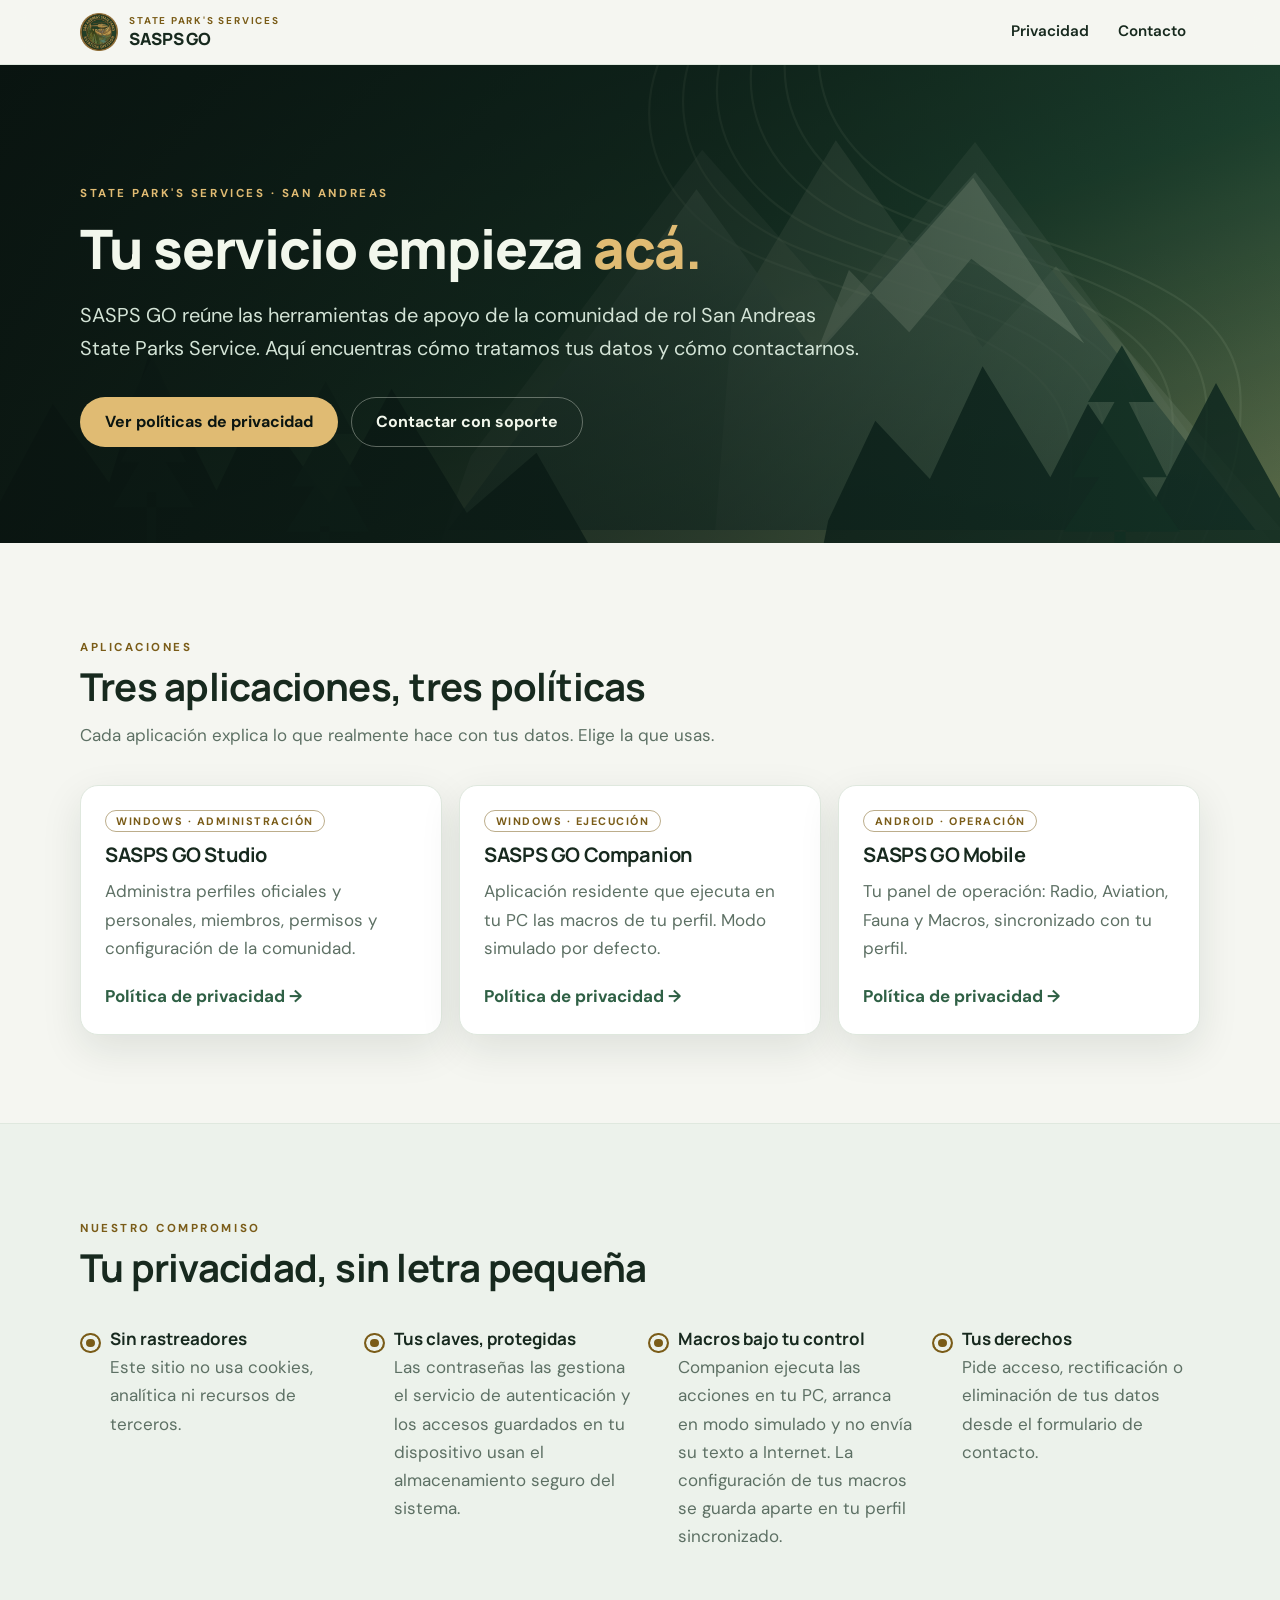
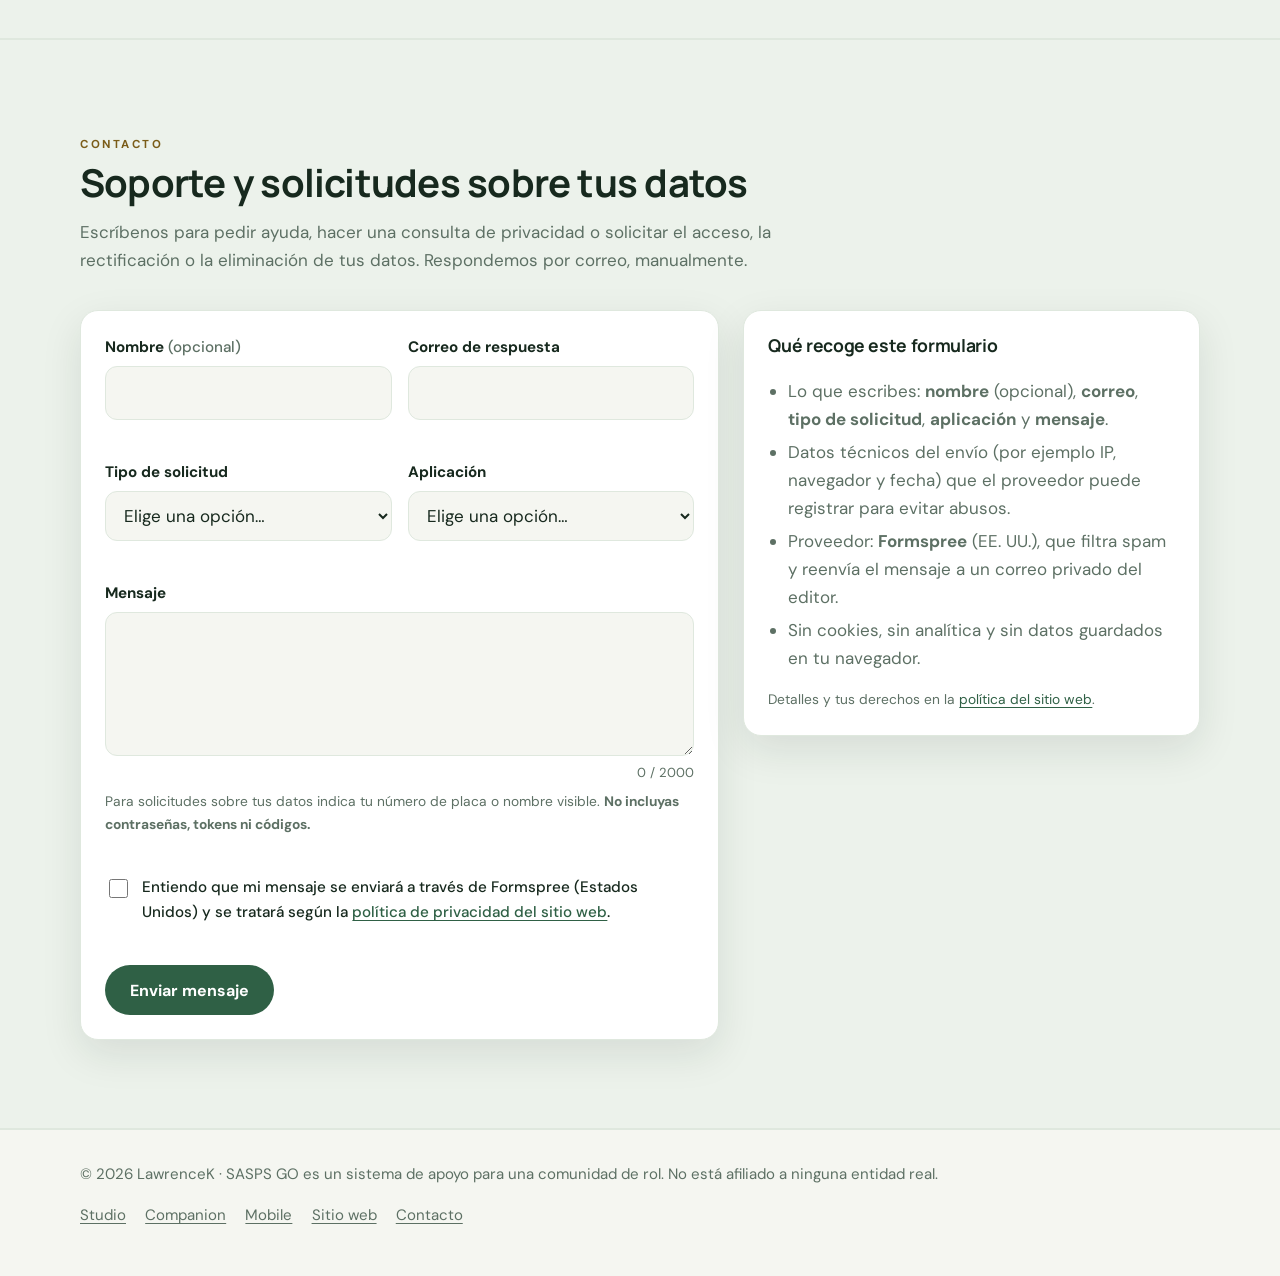
<file: index.html>
<!doctype html>
<html lang="es">
<head>
<meta charset="utf-8">
<meta name="viewport" content="width=device-width, initial-scale=1">
<title>SASPS GO — Privacidad y soporte</title>
<meta name="description" content="Políticas de privacidad y soporte de SASPS GO Studio, Companion y Mobile.">
<meta name="color-scheme" content="dark light">
<meta http-equiv="Content-Security-Policy" content="default-src 'self'; script-src 'self'; style-src 'self' 'unsafe-inline'; img-src 'self' data:; font-src 'self'; connect-src https://formspree.io; base-uri 'none'; form-action 'none'">
<meta name="theme-color" content="#0b1511">
<link rel="icon" href="./assets/emblem.png" type="image/png">
<link rel="stylesheet" href="./assets/style.css">
<link rel="preload" href="./assets/fonts/Manrope.ttf" as="font" type="font/ttf" crossorigin>
</head>
<body>
<a class="skip" href="#main">Saltar al contenido</a>
<header class="site-header"><div class="wrap">
  <a class="brand" href="./"><img src="./assets/emblem.png" alt="" width="38" height="38"><span><small>State Park's Services</small>SASPS GO</span></a>
  <nav class="nav" aria-label="Principal"><a href="./privacidad/">Privacidad</a><a href="./#contacto">Contacto</a></nav>
</div></header>
<main id="main">
<div class="hero"><div class="wrap">
  <span class="eyebrow">State Park's Services · San Andreas</span>
  <h1>Tu servicio empieza <span>acá.</span></h1>
  <p class="lead">SASPS GO reúne las herramientas de apoyo de la comunidad de rol San Andreas State Parks Service. Aquí encuentras cómo tratamos tus datos y cómo contactarnos.</p>
  <div class="cta"><a class="btn btn-primary" href="privacidad/">Ver políticas de privacidad</a><a class="btn btn-ghost" href="#contacto">Contactar con soporte</a></div>
</div></div>
<section><div class="wrap">
  <div class="section-head"><span class="eyebrow">Aplicaciones</span><h2>Tres aplicaciones, tres políticas</h2>
  <p>Cada aplicación explica lo que realmente hace con tus datos. Elige la que usas.</p></div>
  <div class="grid cols-3"><article class="card"><span class="tag">Windows · Administración</span><h3>SASPS GO Studio</h3><p>Administra perfiles oficiales y personales, miembros, permisos y configuración de la comunidad.</p><a class="more" href="privacidad/studio/">Política de privacidad</a></article><article class="card"><span class="tag">Windows · Ejecución</span><h3>SASPS GO Companion</h3><p>Aplicación residente que ejecuta en tu PC las macros de tu perfil. Modo simulado por defecto.</p><a class="more" href="privacidad/companion/">Política de privacidad</a></article><article class="card"><span class="tag">Android · Operación</span><h3>SASPS GO Mobile</h3><p>Tu panel de operación: Radio, Aviation, Fauna y Macros, sincronizado con tu perfil.</p><a class="more" href="privacidad/mobile/">Política de privacidad</a></article></div>
</div></section>
<section class="band"><div class="wrap">
  <div class="section-head"><span class="eyebrow">Nuestro compromiso</span><h2>Tu privacidad, sin letra pequeña</h2></div>
  <ul class="points">
    <li><strong>Sin rastreadores</strong>Este sitio no usa cookies, analítica ni recursos de terceros.</li>
    <li><strong>Tus claves, protegidas</strong>Las contraseñas las gestiona el servicio de autenticación y los accesos guardados en tu dispositivo usan el almacenamiento seguro del sistema.</li>
    <li><strong>Macros bajo tu control</strong>Companion ejecuta las acciones en tu PC, arranca en modo simulado y no envía su texto a Internet. La configuración de tus macros se guarda aparte en tu perfil sincronizado.</li>
    <li><strong>Tus derechos</strong>Pide acceso, rectificación o eliminación de tus datos desde el formulario de contacto.</li>
  </ul>
</div></section>

<section id="contacto" class="band">
<div class="wrap">
  <div class="section-head">
    <span class="eyebrow">Contacto</span>
    <h2>Soporte y solicitudes sobre tus datos</h2>
    <p>Escríbenos para pedir ayuda, hacer una consulta de privacidad o solicitar el acceso, la rectificación o la eliminación de tus datos. Respondemos por correo, manualmente.</p>
  </div>
  <div class="contact">
    <div>
      <div id="form-notice" class="notice" role="alert" hidden></div>
      <div id="form-done" class="notice ok" tabindex="-1" hidden>
        <strong>Mensaje enviado</strong>
        <span>Gracias. Lo recibimos y te responderemos al correo que indicaste. Para solicitudes sobre tus datos, podemos pedirte información adicional para verificar tu identidad.</span>
        <p style="margin:1rem 0 0"><button class="btn btn-solid" type="button" id="send-another">Enviar otro mensaje</button></p>
      </div>
      <form id="contact-form" class="card" novalidate autocomplete="on">
        <div class="row">
          <div class="field"><label for="name">Nombre <span class="opt">(opcional)</span></label>
            <input id="name" name="name" type="text" maxlength="80" autocomplete="name" aria-describedby="err-name"><p class="err" id="err-name"></p></div>
          <div class="field"><label for="email">Correo de respuesta</label>
            <input id="email" name="email" type="email" maxlength="254" autocomplete="email" inputmode="email" required aria-describedby="err-email"><p class="err" id="err-email"></p></div>
        </div>
        <div class="row">
          <div class="field"><label for="type">Tipo de solicitud</label>
            <select id="type" name="type" required aria-describedby="err-type"><option value="">Elige una opción…</option>
              <option value="soporte">Soporte técnico</option><option value="privacidad">Consulta de privacidad</option>
              <option value="acceso">Acceso a mis datos</option><option value="rectificacion">Rectificación de mis datos</option>
              <option value="eliminacion">Eliminación de mis datos</option><option value="otro">Otro</option></select><p class="err" id="err-type"></p></div>
          <div class="field"><label for="app">Aplicación</label>
            <select id="app" name="app" required aria-describedby="err-app"><option value="">Elige una opción…</option>
              <option value="studio">SASPS GO Studio</option><option value="companion">SASPS GO Companion</option>
              <option value="mobile">SASPS GO Mobile</option><option value="sitio">Este sitio web</option><option value="general">General</option></select><p class="err" id="err-app"></p></div>
        </div>
        <div class="field"><label for="message">Mensaje</label>
          <textarea id="message" name="message" maxlength="2000" required aria-describedby="err-message hint-message"></textarea>
          <div class="counter" id="msg-count" aria-hidden="true">0 / 2000</div>
          <p class="hint" id="hint-message">Para solicitudes sobre tus datos indica tu número de placa o nombre visible. <strong>No incluyas contraseñas, tokens ni códigos.</strong></p>
          <p class="err" id="err-message"></p></div>
        <div class="hp" aria-hidden="true"><label>No rellenar <input type="text" name="_gotcha" tabindex="-1" autocomplete="off"></label></div>
        <div class="field"><label class="check"><input type="checkbox" id="consent" name="consent" required aria-describedby="err-consent">
          <span>Entiendo que mi mensaje se enviará a través de Formspree (Estados Unidos) y se tratará según la <a href="./privacidad/sitio/">política de privacidad del sitio web</a>.</span></label><p class="err" id="err-consent"></p></div>
        <div><button class="btn btn-solid" type="submit" id="submit"><span class="spinner" id="submit-spinner" hidden></span><span id="submit-label">Enviar mensaje</span></button>
          <span id="form-status" class="hp" role="status" aria-live="polite"></span></div>
      </form>
    </div>
    <aside class="card side" aria-labelledby="side-h">
      <h3 id="side-h">Qué recoge este formulario</h3>
      <ul>
        <li>Lo que escribes: <strong>nombre</strong> (opcional), <strong>correo</strong>, <strong>tipo de solicitud</strong>, <strong>aplicación</strong> y <strong>mensaje</strong>.</li>
        <li>Datos técnicos del envío (por ejemplo IP, navegador y fecha) que el proveedor puede registrar para evitar abusos.</li>
        <li>Proveedor: <strong>Formspree</strong> (EE. UU.), que filtra spam y reenvía el mensaje a un correo privado del editor.</li>
        <li>Sin cookies, sin analítica y sin datos guardados en tu navegador.</li>
      </ul>
      <p class="hint">Detalles y tus derechos en la <a href="./privacidad/sitio/">política del sitio web</a>.</p>
    </aside>
  </div>
</div>
</section>

</main>
<footer><div class="wrap">
  <div>© 2026 LawrenceK · SASPS GO es un sistema de apoyo para una comunidad de rol. No está afiliado a ninguna entidad real.</div>
  <nav aria-label="Pie">
    <a href="./privacidad/studio/">Studio</a><a href="./privacidad/companion/">Companion</a>
    <a href="./privacidad/mobile/">Mobile</a><a href="./privacidad/sitio/">Sitio web</a><a href="./#contacto">Contacto</a>
  </nav>
</div></footer>
<script src="assets/config.js"></script>
<script src="assets/site.js" defer></script>
</body></html>
</file>
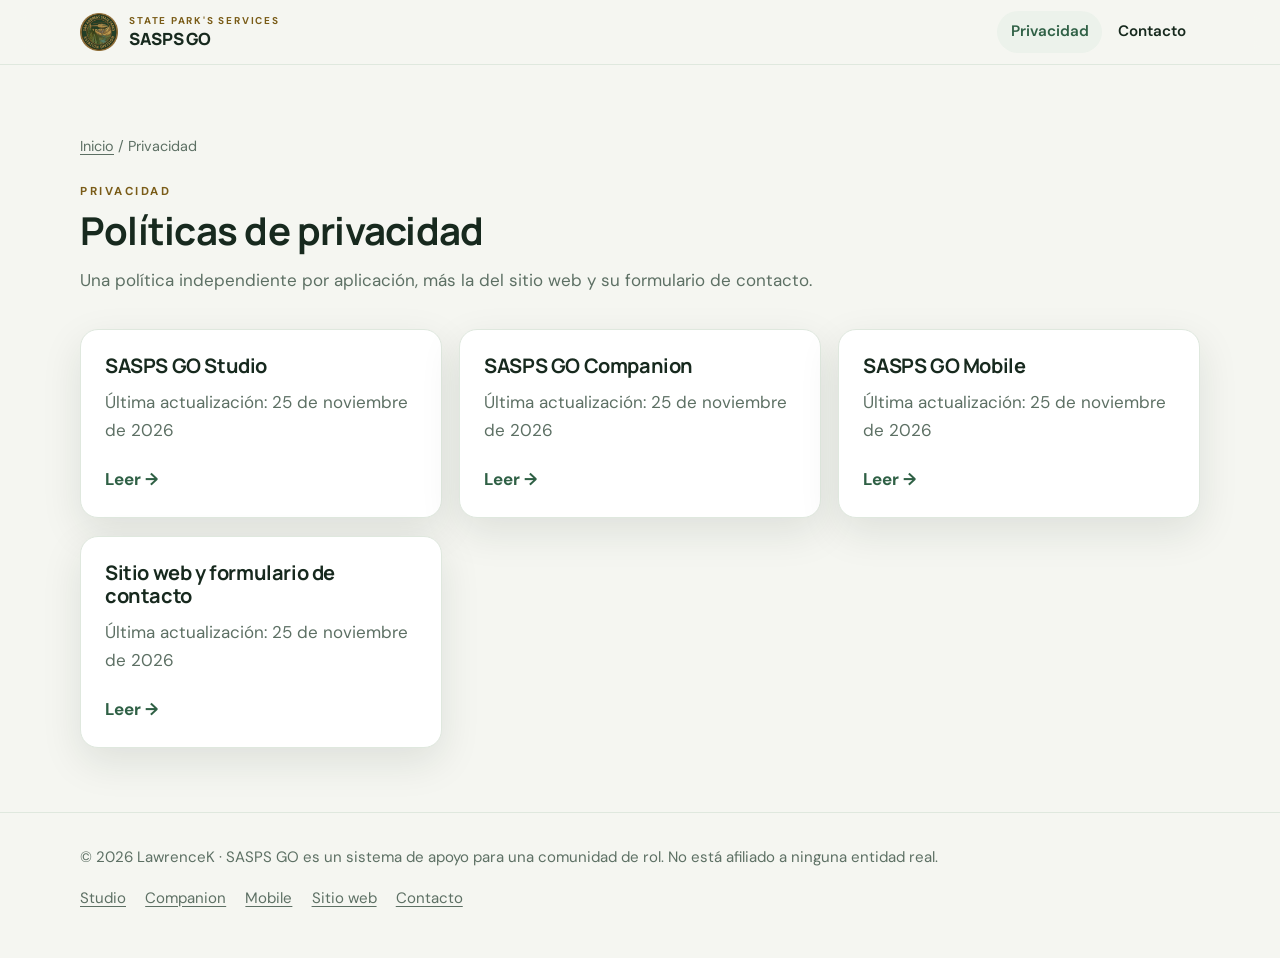
<file: privacidad/index.html>
<!doctype html>
<html lang="es">
<head>
<meta charset="utf-8">
<meta name="viewport" content="width=device-width, initial-scale=1">
<title>Políticas de privacidad — SASPS GO</title>
<meta name="description" content="Políticas de privacidad de SASPS GO Studio, Companion, Mobile y del sitio web.">
<meta name="color-scheme" content="dark light">
<meta http-equiv="Content-Security-Policy" content="default-src 'self'; script-src 'self'; style-src 'self' 'unsafe-inline'; img-src 'self' data:; font-src 'self'; connect-src https://formspree.io; base-uri 'none'; form-action 'none'">
<meta name="theme-color" content="#0b1511">
<link rel="icon" href="../assets/emblem.png" type="image/png">
<link rel="stylesheet" href="../assets/style.css">
<link rel="preload" href="../assets/fonts/Manrope.ttf" as="font" type="font/ttf" crossorigin>
</head>
<body>
<a class="skip" href="#main">Saltar al contenido</a>
<header class="site-header"><div class="wrap">
  <a class="brand" href="../"><img src="../assets/emblem.png" alt="" width="38" height="38"><span><small>State Park's Services</small>SASPS GO</span></a>
  <nav class="nav" aria-label="Principal"><a href="../privacidad/" aria-current="page">Privacidad</a><a href="../#contacto">Contacto</a></nav>
</div></header>
<main id="main">
<div class="wrap"><div class="doc" style="display:block"><p class="crumbs"><a href="../">Inicio</a> / Privacidad</p>
<div class="section-head" style="margin-top:1rem"><span class="eyebrow">Privacidad</span><h1>Políticas de privacidad</h1>
<p>Una política independiente por aplicación, más la del sitio web y su formulario de contacto.</p></div>
<div class="grid cols-2"><article class="card"><h2>SASPS GO Studio</h2><p>Última actualización: 25 de noviembre de 2026</p><a class="more" href="studio/">Leer</a></article><article class="card"><h2>SASPS GO Companion</h2><p>Última actualización: 25 de noviembre de 2026</p><a class="more" href="companion/">Leer</a></article><article class="card"><h2>SASPS GO Mobile</h2><p>Última actualización: 25 de noviembre de 2026</p><a class="more" href="mobile/">Leer</a></article><article class="card"><h2>Sitio web y formulario de contacto</h2><p>Última actualización: 25 de noviembre de 2026</p><a class="more" href="sitio/">Leer</a></article></div></div></div>
</main>
<footer><div class="wrap">
  <div>© 2026 LawrenceK · SASPS GO es un sistema de apoyo para una comunidad de rol. No está afiliado a ninguna entidad real.</div>
  <nav aria-label="Pie">
    <a href="../privacidad/studio/">Studio</a><a href="../privacidad/companion/">Companion</a>
    <a href="../privacidad/mobile/">Mobile</a><a href="../privacidad/sitio/">Sitio web</a><a href="../#contacto">Contacto</a>
  </nav>
</div></footer>
</body></html>
</file>
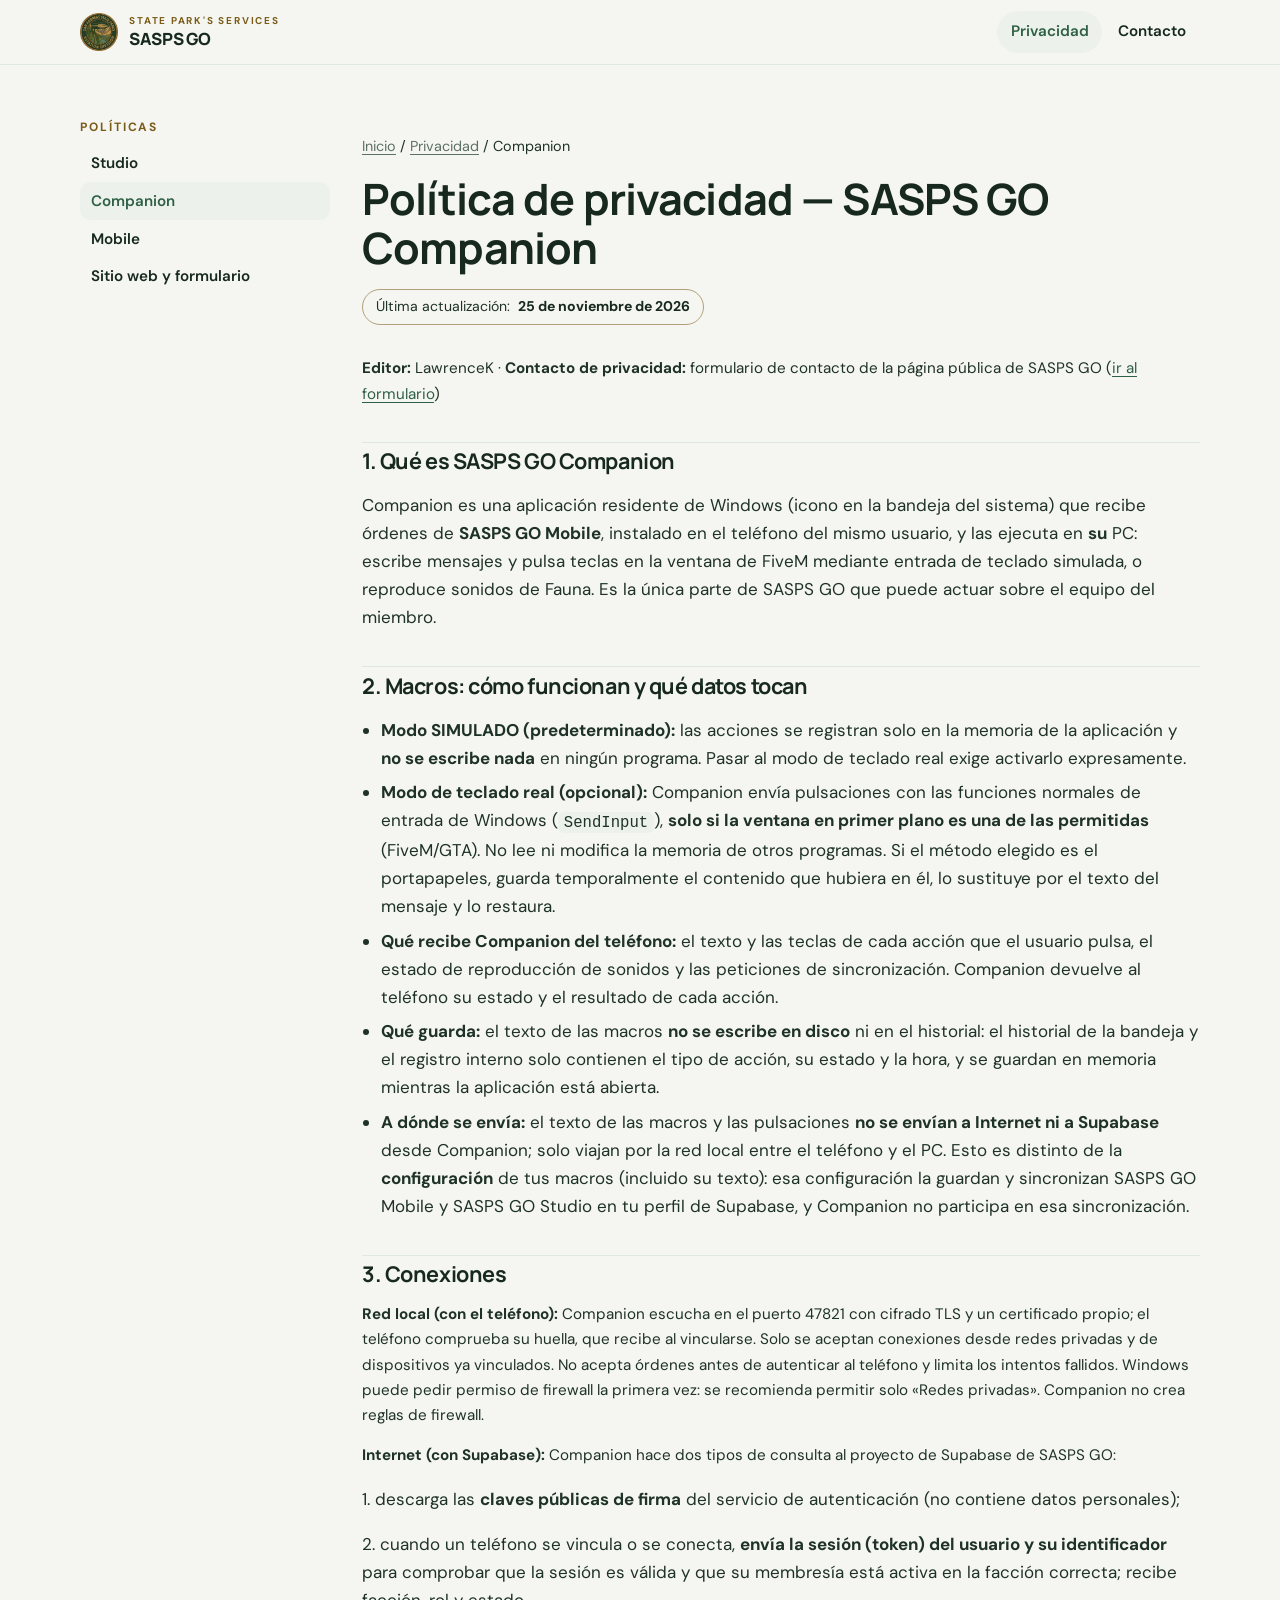
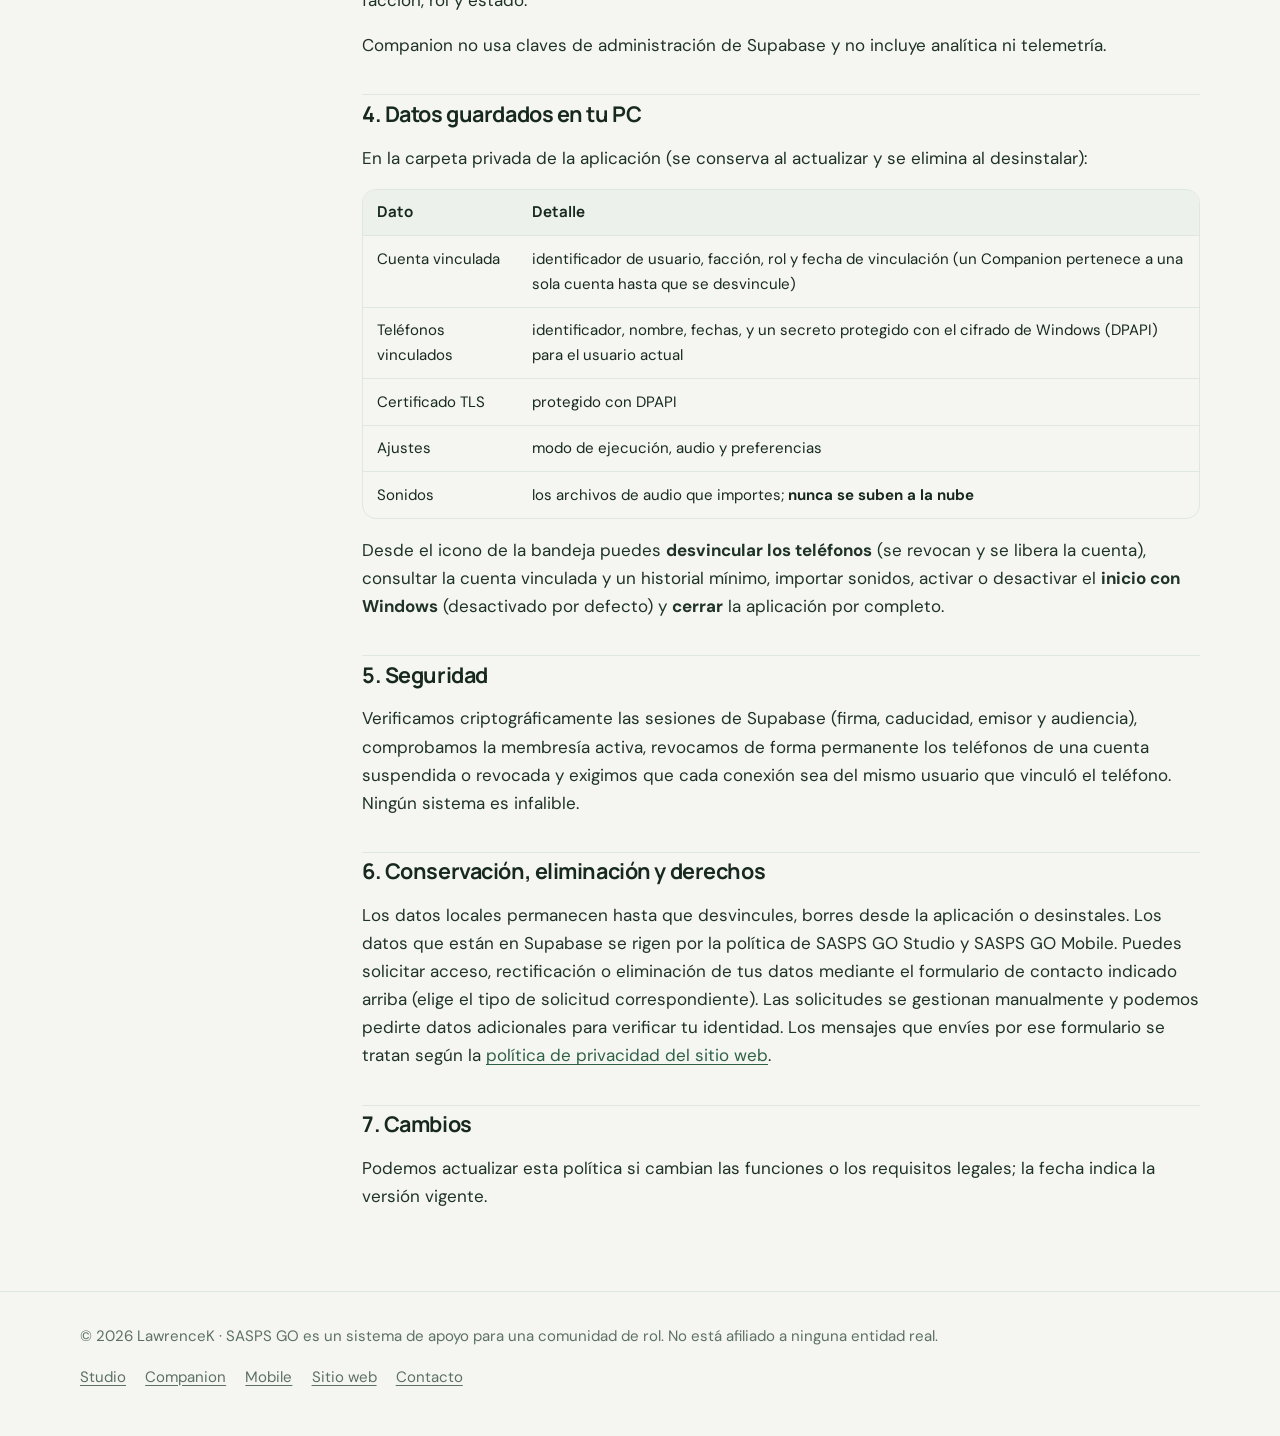
<file: privacidad/companion/index.html>
<!doctype html>
<html lang="es">
<head>
<meta charset="utf-8">
<meta name="viewport" content="width=device-width, initial-scale=1">
<title>Política de privacidad — SASPS GO Companion — SASPS GO</title>
<meta name="description" content="Política de privacidad — SASPS GO Companion">
<meta name="color-scheme" content="dark light">
<meta http-equiv="Content-Security-Policy" content="default-src 'self'; script-src 'self'; style-src 'self' 'unsafe-inline'; img-src 'self' data:; font-src 'self'; connect-src https://formspree.io; base-uri 'none'; form-action 'none'">
<meta name="theme-color" content="#0b1511">
<link rel="icon" href="../../assets/emblem.png" type="image/png">
<link rel="stylesheet" href="../../assets/style.css">
<link rel="preload" href="../../assets/fonts/Manrope.ttf" as="font" type="font/ttf" crossorigin>
</head>
<body>
<a class="skip" href="#main">Saltar al contenido</a>
<header class="site-header"><div class="wrap">
  <a class="brand" href="../../"><img src="../../assets/emblem.png" alt="" width="38" height="38"><span><small>State Park's Services</small>SASPS GO</span></a>
  <nav class="nav" aria-label="Principal"><a href="../../privacidad/" aria-current="page">Privacidad</a><a href="../../#contacto">Contacto</a></nav>
</div></header>
<main id="main">
<div class="wrap doc">
  <nav class="doc-nav" aria-label="Políticas"><h2>Políticas</h2><a href="../studio/">Studio</a><a href="../companion/" aria-current="page">Companion</a><a href="../mobile/">Mobile</a><a href="../sitio/">Sitio web y formulario</a></nav>
  <article class="doc-body">
    <p class="crumbs"><a href="../../">Inicio</a> / <a href="../">Privacidad</a> / Companion</p>
    <h1>Política de privacidad — SASPS GO Companion</h1>
    <p class="updated">Última actualización: <time datetime="2026-11-25">25 de noviembre de 2026</time></p>
    <nav class="doc-tabs" aria-label="Otras políticas"><a href="../studio/">Studio</a><a href="../companion/" aria-current="page">Companion</a><a href="../mobile/">Mobile</a><a href="../sitio/">Sitio web y formulario</a></nav>
    <p class="doc-meta"><strong>Editor:</strong> LawrenceK · <strong>Contacto de privacidad:</strong> formulario de contacto de la página pública de SASPS GO (<a href="../../#contacto">ir al formulario</a>)</p>
<h2>1. Qué es SASPS GO Companion</h2>
<p>Companion es una aplicación residente de Windows (icono en la bandeja del sistema) que recibe órdenes de <strong>SASPS GO Mobile</strong>, instalado en el teléfono del mismo usuario, y las ejecuta en <strong>su</strong> PC: escribe mensajes y pulsa teclas en la ventana de FiveM mediante entrada de teclado simulada, o reproduce sonidos de Fauna. Es la única parte de SASPS GO que puede actuar sobre el equipo del miembro.</p>
<h2>2. Macros: cómo funcionan y qué datos tocan</h2>
<ul>
<li><strong>Modo SIMULADO (predeterminado):</strong> las acciones se registran solo en la memoria de la aplicación y <strong>no se escribe nada</strong> en ningún programa. Pasar al modo de teclado real exige activarlo expresamente.</li>
<li><strong>Modo de teclado real (opcional):</strong> Companion envía pulsaciones con las funciones normales de entrada de Windows (<code>SendInput</code>), <strong>solo si la ventana en primer plano es una de las permitidas</strong> (FiveM/GTA). No lee ni modifica la memoria de otros programas. Si el método elegido es el portapapeles, guarda temporalmente el contenido que hubiera en él, lo sustituye por el texto del mensaje y lo restaura.</li>
<li><strong>Qué recibe Companion del teléfono:</strong> el texto y las teclas de cada acción que el usuario pulsa, el estado de reproducción de sonidos y las peticiones de sincronización. Companion devuelve al teléfono su estado y el resultado de cada acción.</li>
<li><strong>Qué guarda:</strong> el texto de las macros <strong>no se escribe en disco</strong> ni en el historial: el historial de la bandeja y el registro interno solo contienen el tipo de acción, su estado y la hora, y se guardan en memoria mientras la aplicación está abierta.</li>
<li><strong>A dónde se envía:</strong> el texto de las macros y las pulsaciones <strong>no se envían a Internet ni a Supabase</strong> desde Companion; solo viajan por la red local entre el teléfono y el PC. Esto es distinto de la <strong>configuración</strong> de tus macros (incluido su texto): esa configuración la guardan y sincronizan SASPS GO Mobile y SASPS GO Studio en tu perfil de Supabase, y Companion no participa en esa sincronización.</li>
</ul>
<h2>3. Conexiones</h2>
<p class="doc-meta"><strong>Red local (con el teléfono):</strong> Companion escucha en el puerto 47821 con cifrado TLS y un certificado propio; el teléfono comprueba su huella, que recibe al vincularse. Solo se aceptan conexiones desde redes privadas y de dispositivos ya vinculados. No acepta órdenes antes de autenticar al teléfono y limita los intentos fallidos. Windows puede pedir permiso de firewall la primera vez: se recomienda permitir solo «Redes privadas». Companion no crea reglas de firewall.</p>
<p class="doc-meta"><strong>Internet (con Supabase):</strong> Companion hace dos tipos de consulta al proyecto de Supabase de SASPS GO:</p>
<p>1. descarga las <strong>claves públicas de firma</strong> del servicio de autenticación (no contiene datos personales);</p>
<p>2. cuando un teléfono se vincula o se conecta, <strong>envía la sesión (token) del usuario y su identificador</strong> para comprobar que la sesión es válida y que su membresía está activa en la facción correcta; recibe facción, rol y estado.</p>
<p>Companion no usa claves de administración de Supabase y no incluye analítica ni telemetría.</p>
<h2>4. Datos guardados en tu PC</h2>
<p>En la carpeta privada de la aplicación (se conserva al actualizar y se elimina al desinstalar):</p>
<div class="table-wrap"><table><thead><tr><th>Dato</th><th>Detalle</th></tr></thead><tbody>
<tr><td>Cuenta vinculada</td><td>identificador de usuario, facción, rol y fecha de vinculación (un Companion pertenece a una sola cuenta hasta que se desvincule)</td></tr>
<tr><td>Teléfonos vinculados</td><td>identificador, nombre, fechas, y un secreto protegido con el cifrado de Windows (DPAPI) para el usuario actual</td></tr>
<tr><td>Certificado TLS</td><td>protegido con DPAPI</td></tr>
<tr><td>Ajustes</td><td>modo de ejecución, audio y preferencias</td></tr>
<tr><td>Sonidos</td><td>los archivos de audio que importes; <strong>nunca se suben a la nube</strong></td></tr>
</tbody></table></div>
<p>Desde el icono de la bandeja puedes <strong>desvincular los teléfonos</strong> (se revocan y se libera la cuenta), consultar la cuenta vinculada y un historial mínimo, importar sonidos, activar o desactivar el <strong>inicio con Windows</strong> (desactivado por defecto) y <strong>cerrar</strong> la aplicación por completo.</p>
<h2>5. Seguridad</h2>
<p>Verificamos criptográficamente las sesiones de Supabase (firma, caducidad, emisor y audiencia), comprobamos la membresía activa, revocamos de forma permanente los teléfonos de una cuenta suspendida o revocada y exigimos que cada conexión sea del mismo usuario que vinculó el teléfono. Ningún sistema es infalible.</p>
<h2>6. Conservación, eliminación y derechos</h2>
<p>Los datos locales permanecen hasta que desvincules, borres desde la aplicación o desinstales. Los datos que están en Supabase se rigen por la política de SASPS GO Studio y SASPS GO Mobile. Puedes solicitar acceso, rectificación o eliminación de tus datos mediante el formulario de contacto indicado arriba (elige el tipo de solicitud correspondiente). Las solicitudes se gestionan manualmente y podemos pedirte datos adicionales para verificar tu identidad. Los mensajes que envíes por ese formulario se tratan según la <a href="../../privacidad/sitio/">política de privacidad del sitio web</a>.</p>
<h2>7. Cambios</h2>
<p>Podemos actualizar esta política si cambian las funciones o los requisitos legales; la fecha indica la versión vigente.</p>
  </article>
</div>
</main>
<footer><div class="wrap">
  <div>© 2026 LawrenceK · SASPS GO es un sistema de apoyo para una comunidad de rol. No está afiliado a ninguna entidad real.</div>
  <nav aria-label="Pie">
    <a href="../../privacidad/studio/">Studio</a><a href="../../privacidad/companion/">Companion</a>
    <a href="../../privacidad/mobile/">Mobile</a><a href="../../privacidad/sitio/">Sitio web</a><a href="../../#contacto">Contacto</a>
  </nav>
</div></footer>
</body></html>
</file>
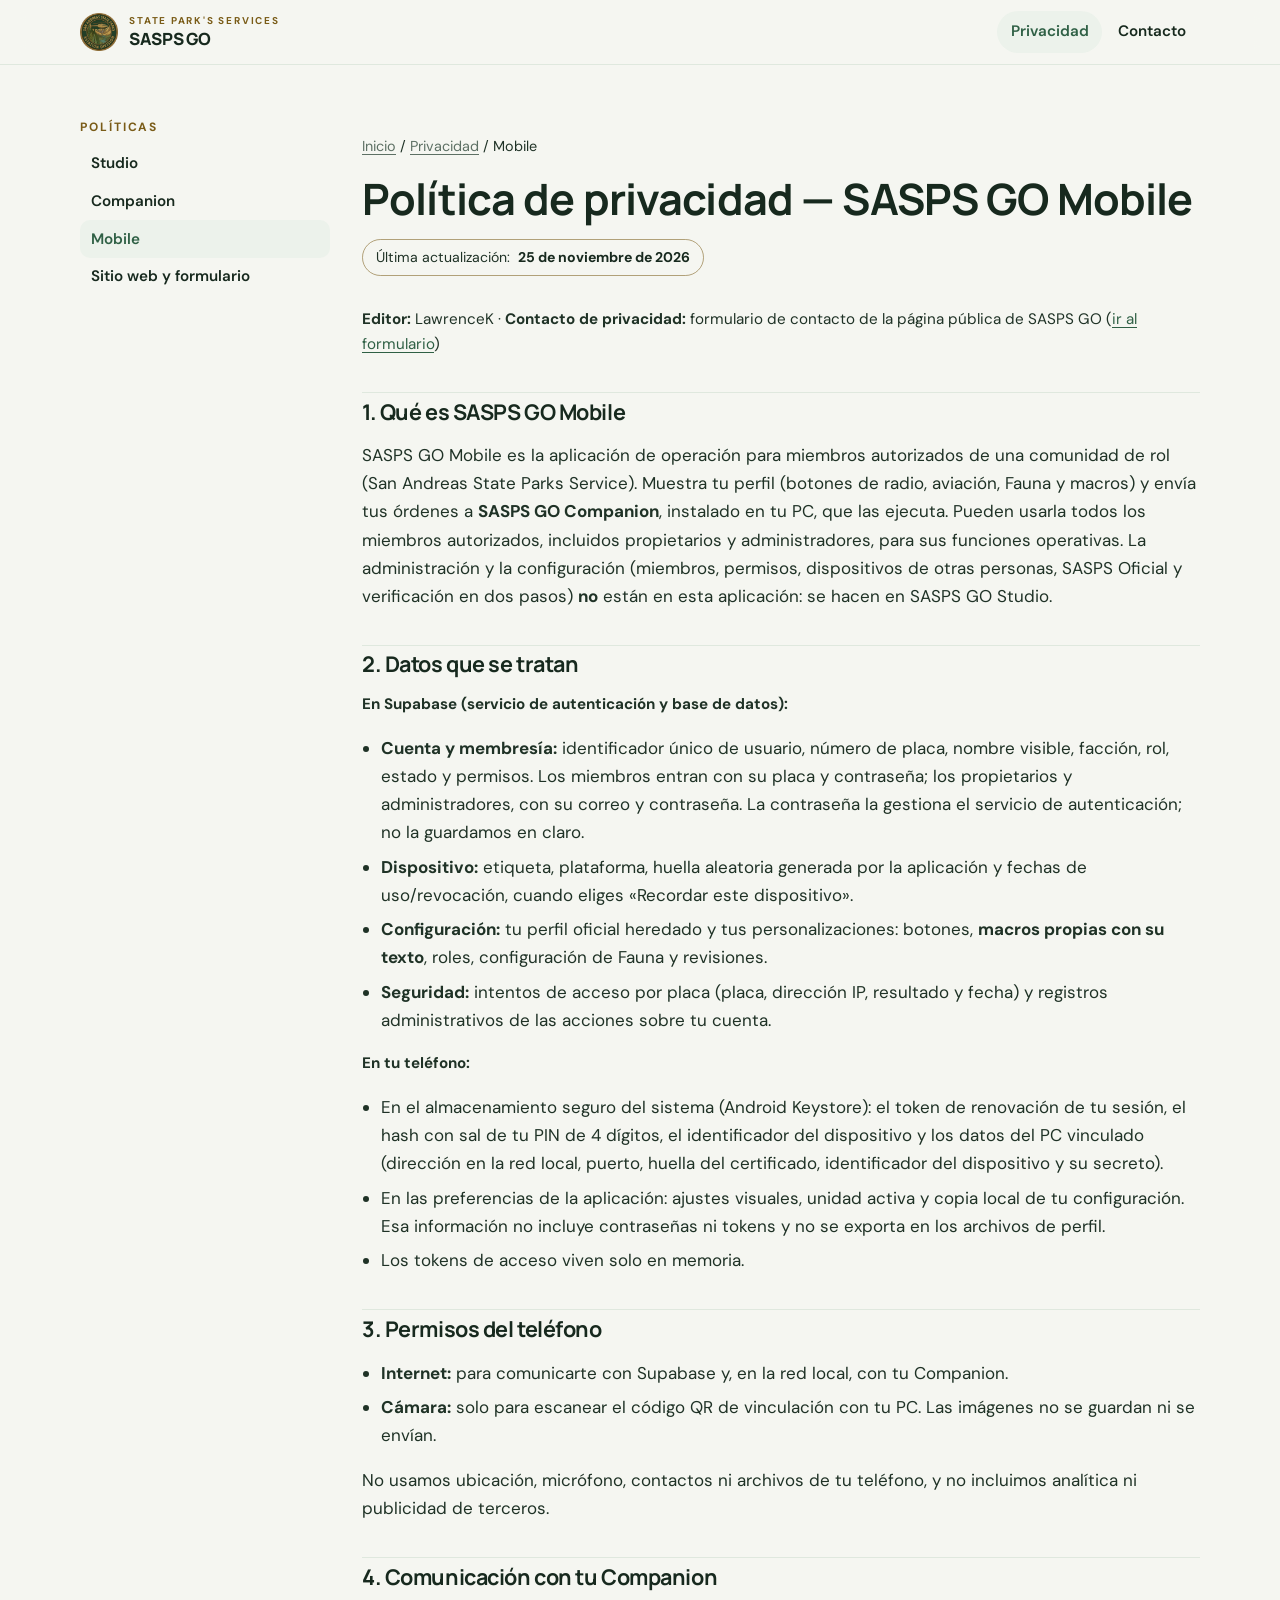
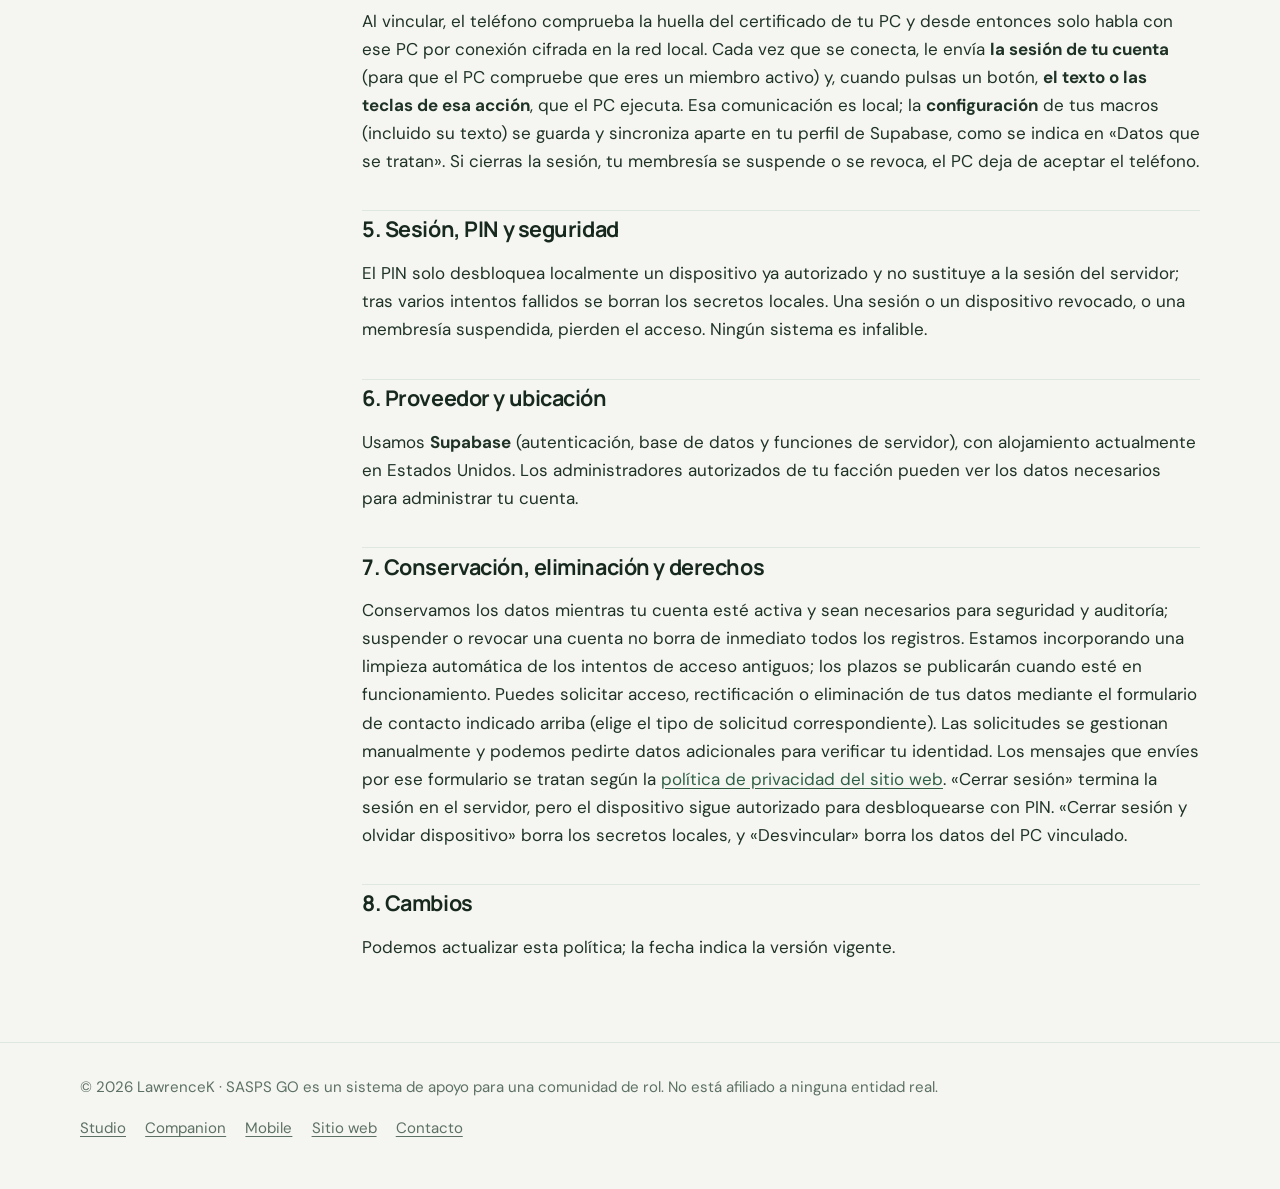
<file: privacidad/mobile/index.html>
<!doctype html>
<html lang="es">
<head>
<meta charset="utf-8">
<meta name="viewport" content="width=device-width, initial-scale=1">
<title>Política de privacidad — SASPS GO Mobile — SASPS GO</title>
<meta name="description" content="Política de privacidad — SASPS GO Mobile">
<meta name="color-scheme" content="dark light">
<meta http-equiv="Content-Security-Policy" content="default-src 'self'; script-src 'self'; style-src 'self' 'unsafe-inline'; img-src 'self' data:; font-src 'self'; connect-src https://formspree.io; base-uri 'none'; form-action 'none'">
<meta name="theme-color" content="#0b1511">
<link rel="icon" href="../../assets/emblem.png" type="image/png">
<link rel="stylesheet" href="../../assets/style.css">
<link rel="preload" href="../../assets/fonts/Manrope.ttf" as="font" type="font/ttf" crossorigin>
</head>
<body>
<a class="skip" href="#main">Saltar al contenido</a>
<header class="site-header"><div class="wrap">
  <a class="brand" href="../../"><img src="../../assets/emblem.png" alt="" width="38" height="38"><span><small>State Park's Services</small>SASPS GO</span></a>
  <nav class="nav" aria-label="Principal"><a href="../../privacidad/" aria-current="page">Privacidad</a><a href="../../#contacto">Contacto</a></nav>
</div></header>
<main id="main">
<div class="wrap doc">
  <nav class="doc-nav" aria-label="Políticas"><h2>Políticas</h2><a href="../studio/">Studio</a><a href="../companion/">Companion</a><a href="../mobile/" aria-current="page">Mobile</a><a href="../sitio/">Sitio web y formulario</a></nav>
  <article class="doc-body">
    <p class="crumbs"><a href="../../">Inicio</a> / <a href="../">Privacidad</a> / Mobile</p>
    <h1>Política de privacidad — SASPS GO Mobile</h1>
    <p class="updated">Última actualización: <time datetime="2026-11-25">25 de noviembre de 2026</time></p>
    <nav class="doc-tabs" aria-label="Otras políticas"><a href="../studio/">Studio</a><a href="../companion/">Companion</a><a href="../mobile/" aria-current="page">Mobile</a><a href="../sitio/">Sitio web y formulario</a></nav>
    <p class="doc-meta"><strong>Editor:</strong> LawrenceK · <strong>Contacto de privacidad:</strong> formulario de contacto de la página pública de SASPS GO (<a href="../../#contacto">ir al formulario</a>)</p>
<h2>1. Qué es SASPS GO Mobile</h2>
<p>SASPS GO Mobile es la aplicación de operación para miembros autorizados de una comunidad de rol (San Andreas State Parks Service). Muestra tu perfil (botones de radio, aviación, Fauna y macros) y envía tus órdenes a <strong>SASPS GO Companion</strong>, instalado en tu PC, que las ejecuta. Pueden usarla todos los miembros autorizados, incluidos propietarios y administradores, para sus funciones operativas. La administración y la configuración (miembros, permisos, dispositivos de otras personas, SASPS Oficial y verificación en dos pasos) <strong>no</strong> están en esta aplicación: se hacen en SASPS GO Studio.</p>
<h2>2. Datos que se tratan</h2>
<p class="doc-meta"><strong>En Supabase (servicio de autenticación y base de datos):</strong></p>
<ul>
<li><strong>Cuenta y membresía:</strong> identificador único de usuario, número de placa, nombre visible, facción, rol, estado y permisos. Los miembros entran con su placa y contraseña; los propietarios y administradores, con su correo y contraseña. La contraseña la gestiona el servicio de autenticación; no la guardamos en claro.</li>
<li><strong>Dispositivo:</strong> etiqueta, plataforma, huella aleatoria generada por la aplicación y fechas de uso/revocación, cuando eliges «Recordar este dispositivo».</li>
<li><strong>Configuración:</strong> tu perfil oficial heredado y tus personalizaciones: botones, <strong>macros propias con su texto</strong>, roles, configuración de Fauna y revisiones.</li>
<li><strong>Seguridad:</strong> intentos de acceso por placa (placa, dirección IP, resultado y fecha) y registros administrativos de las acciones sobre tu cuenta.</li>
</ul>
<p class="doc-meta"><strong>En tu teléfono:</strong></p>
<ul>
<li>En el almacenamiento seguro del sistema (Android Keystore): el token de renovación de tu sesión, el hash con sal de tu PIN de 4 dígitos, el identificador del dispositivo y los datos del PC vinculado (dirección en la red local, puerto, huella del certificado, identificador del dispositivo y su secreto).</li>
<li>En las preferencias de la aplicación: ajustes visuales, unidad activa y copia local de tu configuración. Esa información no incluye contraseñas ni tokens y no se exporta en los archivos de perfil.</li>
<li>Los tokens de acceso viven solo en memoria.</li>
</ul>
<h2>3. Permisos del teléfono</h2>
<ul>
<li><strong>Internet:</strong> para comunicarte con Supabase y, en la red local, con tu Companion.</li>
<li><strong>Cámara:</strong> solo para escanear el código QR de vinculación con tu PC. Las imágenes no se guardan ni se envían.</li>
</ul>
<p>No usamos ubicación, micrófono, contactos ni archivos de tu teléfono, y no incluimos analítica ni publicidad de terceros.</p>
<h2>4. Comunicación con tu Companion</h2>
<p>Al vincular, el teléfono comprueba la huella del certificado de tu PC y desde entonces solo habla con ese PC por conexión cifrada en la red local. Cada vez que se conecta, le envía <strong>la sesión de tu cuenta</strong> (para que el PC compruebe que eres un miembro activo) y, cuando pulsas un botón, <strong>el texto o las teclas de esa acción</strong>, que el PC ejecuta. Esa comunicación es local; la <strong>configuración</strong> de tus macros (incluido su texto) se guarda y sincroniza aparte en tu perfil de Supabase, como se indica en «Datos que se tratan». Si cierras la sesión, tu membresía se suspende o se revoca, el PC deja de aceptar el teléfono.</p>
<h2>5. Sesión, PIN y seguridad</h2>
<p>El PIN solo desbloquea localmente un dispositivo ya autorizado y no sustituye a la sesión del servidor; tras varios intentos fallidos se borran los secretos locales. Una sesión o un dispositivo revocado, o una membresía suspendida, pierden el acceso. Ningún sistema es infalible.</p>
<h2>6. Proveedor y ubicación</h2>
<p>Usamos <strong>Supabase</strong> (autenticación, base de datos y funciones de servidor), con alojamiento actualmente en Estados Unidos. Los administradores autorizados de tu facción pueden ver los datos necesarios para administrar tu cuenta.</p>
<h2>7. Conservación, eliminación y derechos</h2>
<p>Conservamos los datos mientras tu cuenta esté activa y sean necesarios para seguridad y auditoría; suspender o revocar una cuenta no borra de inmediato todos los registros. Estamos incorporando una limpieza automática de los intentos de acceso antiguos; los plazos se publicarán cuando esté en funcionamiento. Puedes solicitar acceso, rectificación o eliminación de tus datos mediante el formulario de contacto indicado arriba (elige el tipo de solicitud correspondiente). Las solicitudes se gestionan manualmente y podemos pedirte datos adicionales para verificar tu identidad. Los mensajes que envíes por ese formulario se tratan según la <a href="../../privacidad/sitio/">política de privacidad del sitio web</a>. «Cerrar sesión» termina la sesión en el servidor, pero el dispositivo sigue autorizado para desbloquearse con PIN. «Cerrar sesión y olvidar dispositivo» borra los secretos locales, y «Desvincular» borra los datos del PC vinculado.</p>
<h2>8. Cambios</h2>
<p>Podemos actualizar esta política; la fecha indica la versión vigente.</p>
  </article>
</div>
</main>
<footer><div class="wrap">
  <div>© 2026 LawrenceK · SASPS GO es un sistema de apoyo para una comunidad de rol. No está afiliado a ninguna entidad real.</div>
  <nav aria-label="Pie">
    <a href="../../privacidad/studio/">Studio</a><a href="../../privacidad/companion/">Companion</a>
    <a href="../../privacidad/mobile/">Mobile</a><a href="../../privacidad/sitio/">Sitio web</a><a href="../../#contacto">Contacto</a>
  </nav>
</div></footer>
</body></html>
</file>
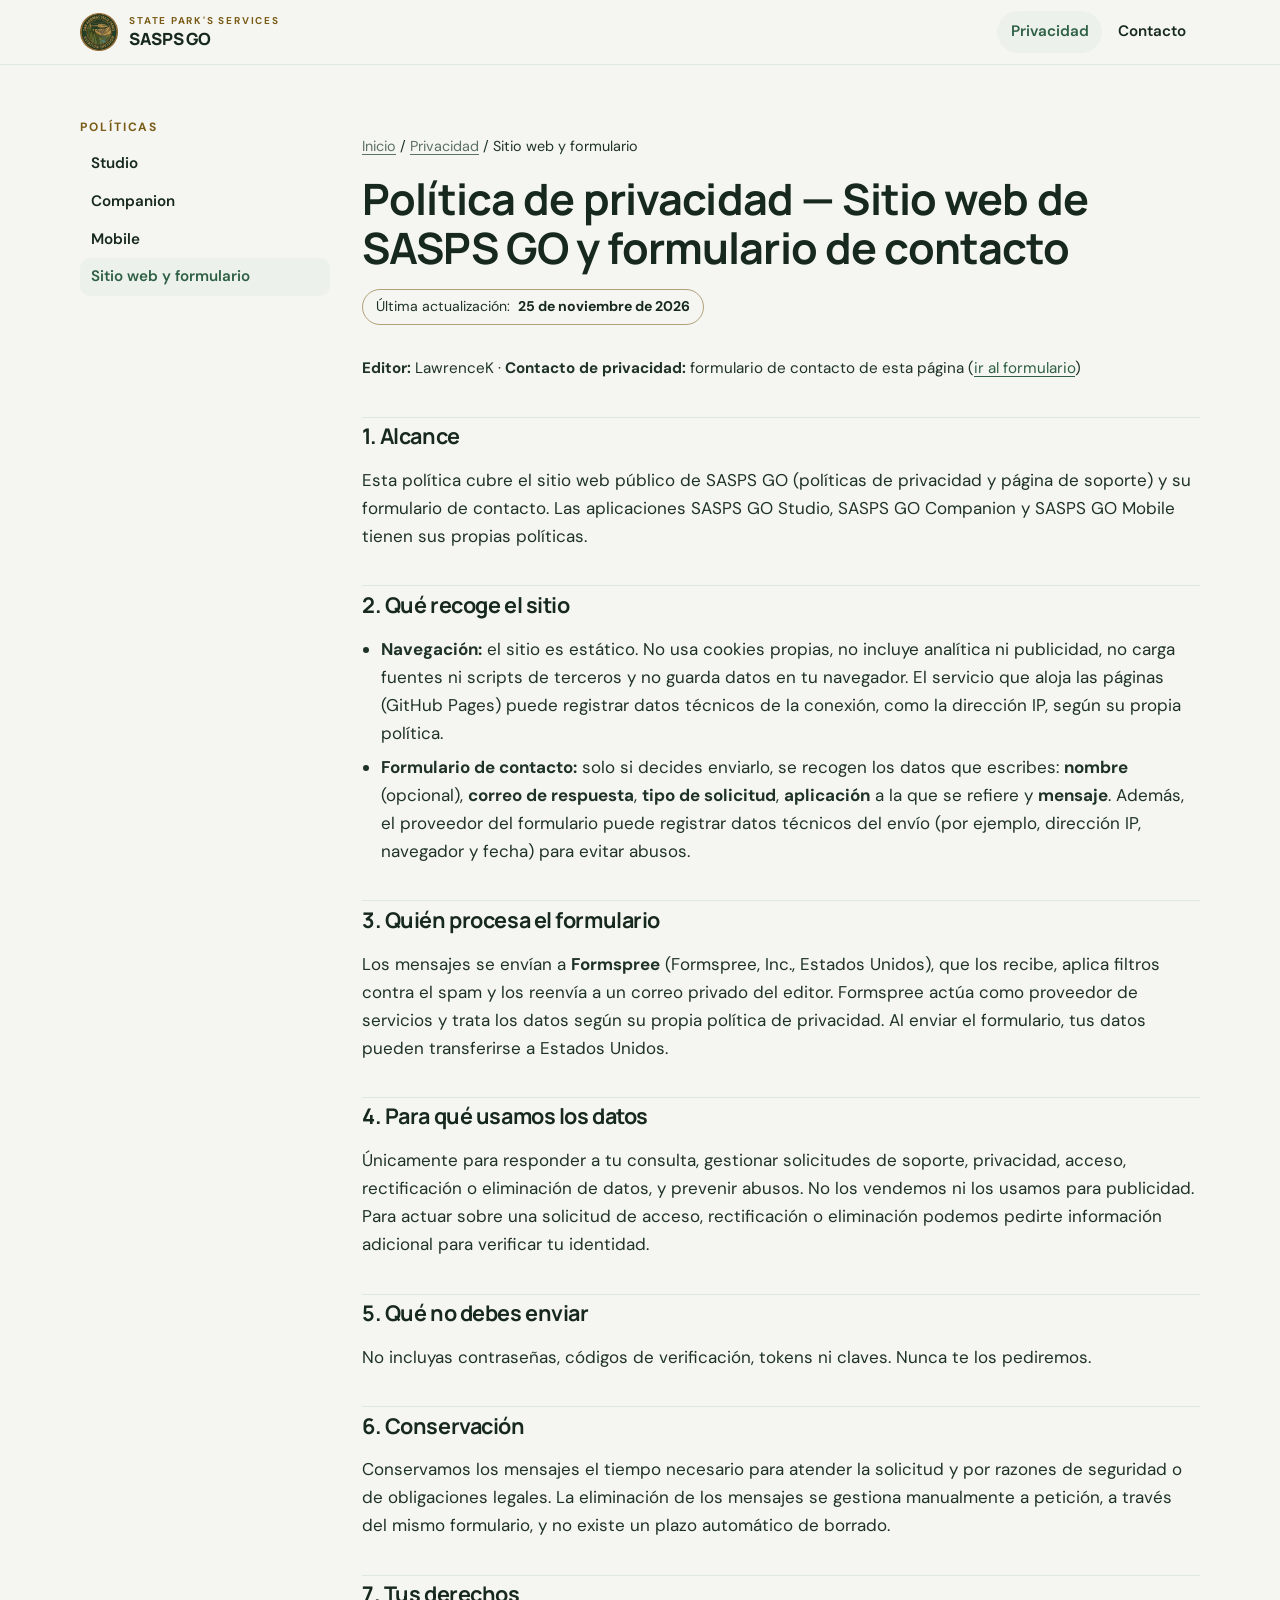
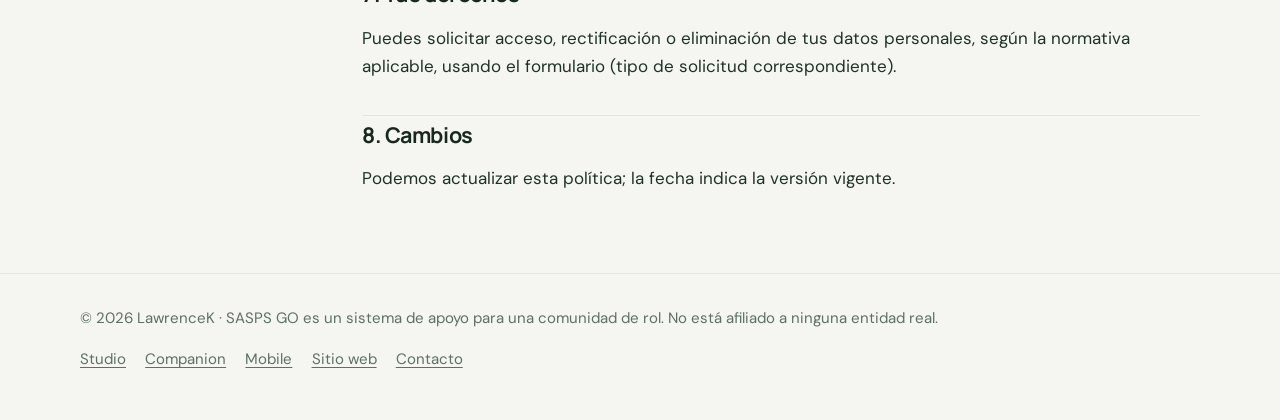
<file: privacidad/sitio/index.html>
<!doctype html>
<html lang="es">
<head>
<meta charset="utf-8">
<meta name="viewport" content="width=device-width, initial-scale=1">
<title>Política de privacidad — Sitio web de SASPS GO y formulario de contacto — SASPS GO</title>
<meta name="description" content="Política de privacidad — Sitio web de SASPS GO y formulario de contacto">
<meta name="color-scheme" content="dark light">
<meta http-equiv="Content-Security-Policy" content="default-src 'self'; script-src 'self'; style-src 'self' 'unsafe-inline'; img-src 'self' data:; font-src 'self'; connect-src https://formspree.io; base-uri 'none'; form-action 'none'">
<meta name="theme-color" content="#0b1511">
<link rel="icon" href="../../assets/emblem.png" type="image/png">
<link rel="stylesheet" href="../../assets/style.css">
<link rel="preload" href="../../assets/fonts/Manrope.ttf" as="font" type="font/ttf" crossorigin>
</head>
<body>
<a class="skip" href="#main">Saltar al contenido</a>
<header class="site-header"><div class="wrap">
  <a class="brand" href="../../"><img src="../../assets/emblem.png" alt="" width="38" height="38"><span><small>State Park's Services</small>SASPS GO</span></a>
  <nav class="nav" aria-label="Principal"><a href="../../privacidad/" aria-current="page">Privacidad</a><a href="../../#contacto">Contacto</a></nav>
</div></header>
<main id="main">
<div class="wrap doc">
  <nav class="doc-nav" aria-label="Políticas"><h2>Políticas</h2><a href="../studio/">Studio</a><a href="../companion/">Companion</a><a href="../mobile/">Mobile</a><a href="../sitio/" aria-current="page">Sitio web y formulario</a></nav>
  <article class="doc-body">
    <p class="crumbs"><a href="../../">Inicio</a> / <a href="../">Privacidad</a> / Sitio web y formulario</p>
    <h1>Política de privacidad — Sitio web de SASPS GO y formulario de contacto</h1>
    <p class="updated">Última actualización: <time datetime="2026-11-25">25 de noviembre de 2026</time></p>
    <nav class="doc-tabs" aria-label="Otras políticas"><a href="../studio/">Studio</a><a href="../companion/">Companion</a><a href="../mobile/">Mobile</a><a href="../sitio/" aria-current="page">Sitio web y formulario</a></nav>
    <p class="doc-meta"><strong>Editor:</strong> LawrenceK · <strong>Contacto de privacidad:</strong> formulario de contacto de esta página (<a href="../../#contacto">ir al formulario</a>)</p>
<h2>1. Alcance</h2>
<p>Esta política cubre el sitio web público de SASPS GO (políticas de privacidad y página de soporte) y su formulario de contacto. Las aplicaciones SASPS GO Studio, SASPS GO Companion y SASPS GO Mobile tienen sus propias políticas.</p>
<h2>2. Qué recoge el sitio</h2>
<ul>
<li><strong>Navegación:</strong> el sitio es estático. No usa cookies propias, no incluye analítica ni publicidad, no carga fuentes ni scripts de terceros y no guarda datos en tu navegador. El servicio que aloja las páginas (GitHub Pages) puede registrar datos técnicos de la conexión, como la dirección IP, según su propia política.</li>
<li><strong>Formulario de contacto:</strong> solo si decides enviarlo, se recogen los datos que escribes: <strong>nombre</strong> (opcional), <strong>correo de respuesta</strong>, <strong>tipo de solicitud</strong>, <strong>aplicación</strong> a la que se refiere y <strong>mensaje</strong>. Además, el proveedor del formulario puede registrar datos técnicos del envío (por ejemplo, dirección IP, navegador y fecha) para evitar abusos.</li>
</ul>
<h2>3. Quién procesa el formulario</h2>
<p>Los mensajes se envían a <strong>Formspree</strong> (Formspree, Inc., Estados Unidos), que los recibe, aplica filtros contra el spam y los reenvía a un correo privado del editor. Formspree actúa como proveedor de servicios y trata los datos según su propia política de privacidad. Al enviar el formulario, tus datos pueden transferirse a Estados Unidos.</p>
<h2>4. Para qué usamos los datos</h2>
<p>Únicamente para responder a tu consulta, gestionar solicitudes de soporte, privacidad, acceso, rectificación o eliminación de datos, y prevenir abusos. No los vendemos ni los usamos para publicidad. Para actuar sobre una solicitud de acceso, rectificación o eliminación podemos pedirte información adicional para verificar tu identidad.</p>
<h2>5. Qué no debes enviar</h2>
<p>No incluyas contraseñas, códigos de verificación, tokens ni claves. Nunca te los pediremos.</p>
<h2>6. Conservación</h2>
<p>Conservamos los mensajes el tiempo necesario para atender la solicitud y por razones de seguridad o de obligaciones legales. La eliminación de los mensajes se gestiona manualmente a petición, a través del mismo formulario, y no existe un plazo automático de borrado.</p>
<h2>7. Tus derechos</h2>
<p>Puedes solicitar acceso, rectificación o eliminación de tus datos personales, según la normativa aplicable, usando el formulario (tipo de solicitud correspondiente).</p>
<h2>8. Cambios</h2>
<p>Podemos actualizar esta política; la fecha indica la versión vigente.</p>
  </article>
</div>
</main>
<footer><div class="wrap">
  <div>© 2026 LawrenceK · SASPS GO es un sistema de apoyo para una comunidad de rol. No está afiliado a ninguna entidad real.</div>
  <nav aria-label="Pie">
    <a href="../../privacidad/studio/">Studio</a><a href="../../privacidad/companion/">Companion</a>
    <a href="../../privacidad/mobile/">Mobile</a><a href="../../privacidad/sitio/">Sitio web</a><a href="../../#contacto">Contacto</a>
  </nav>
</div></footer>
</body></html>
</file>
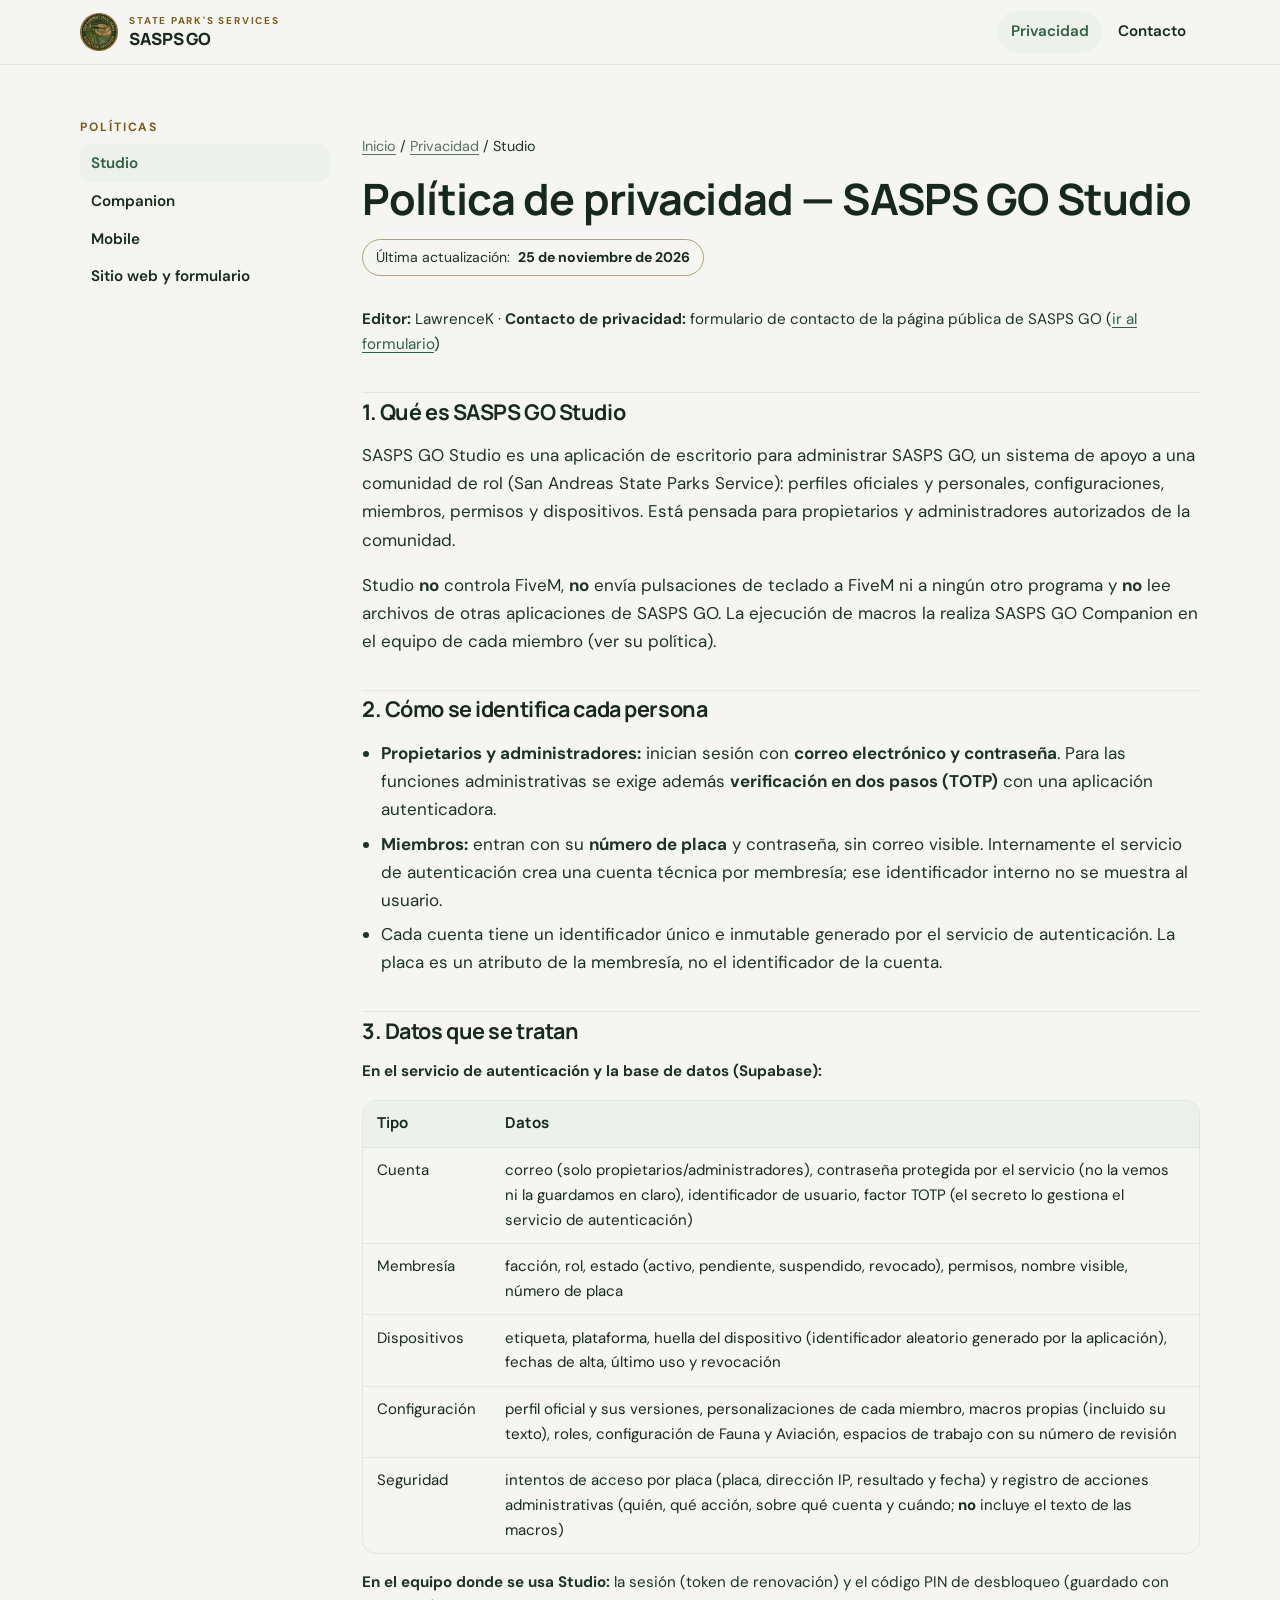
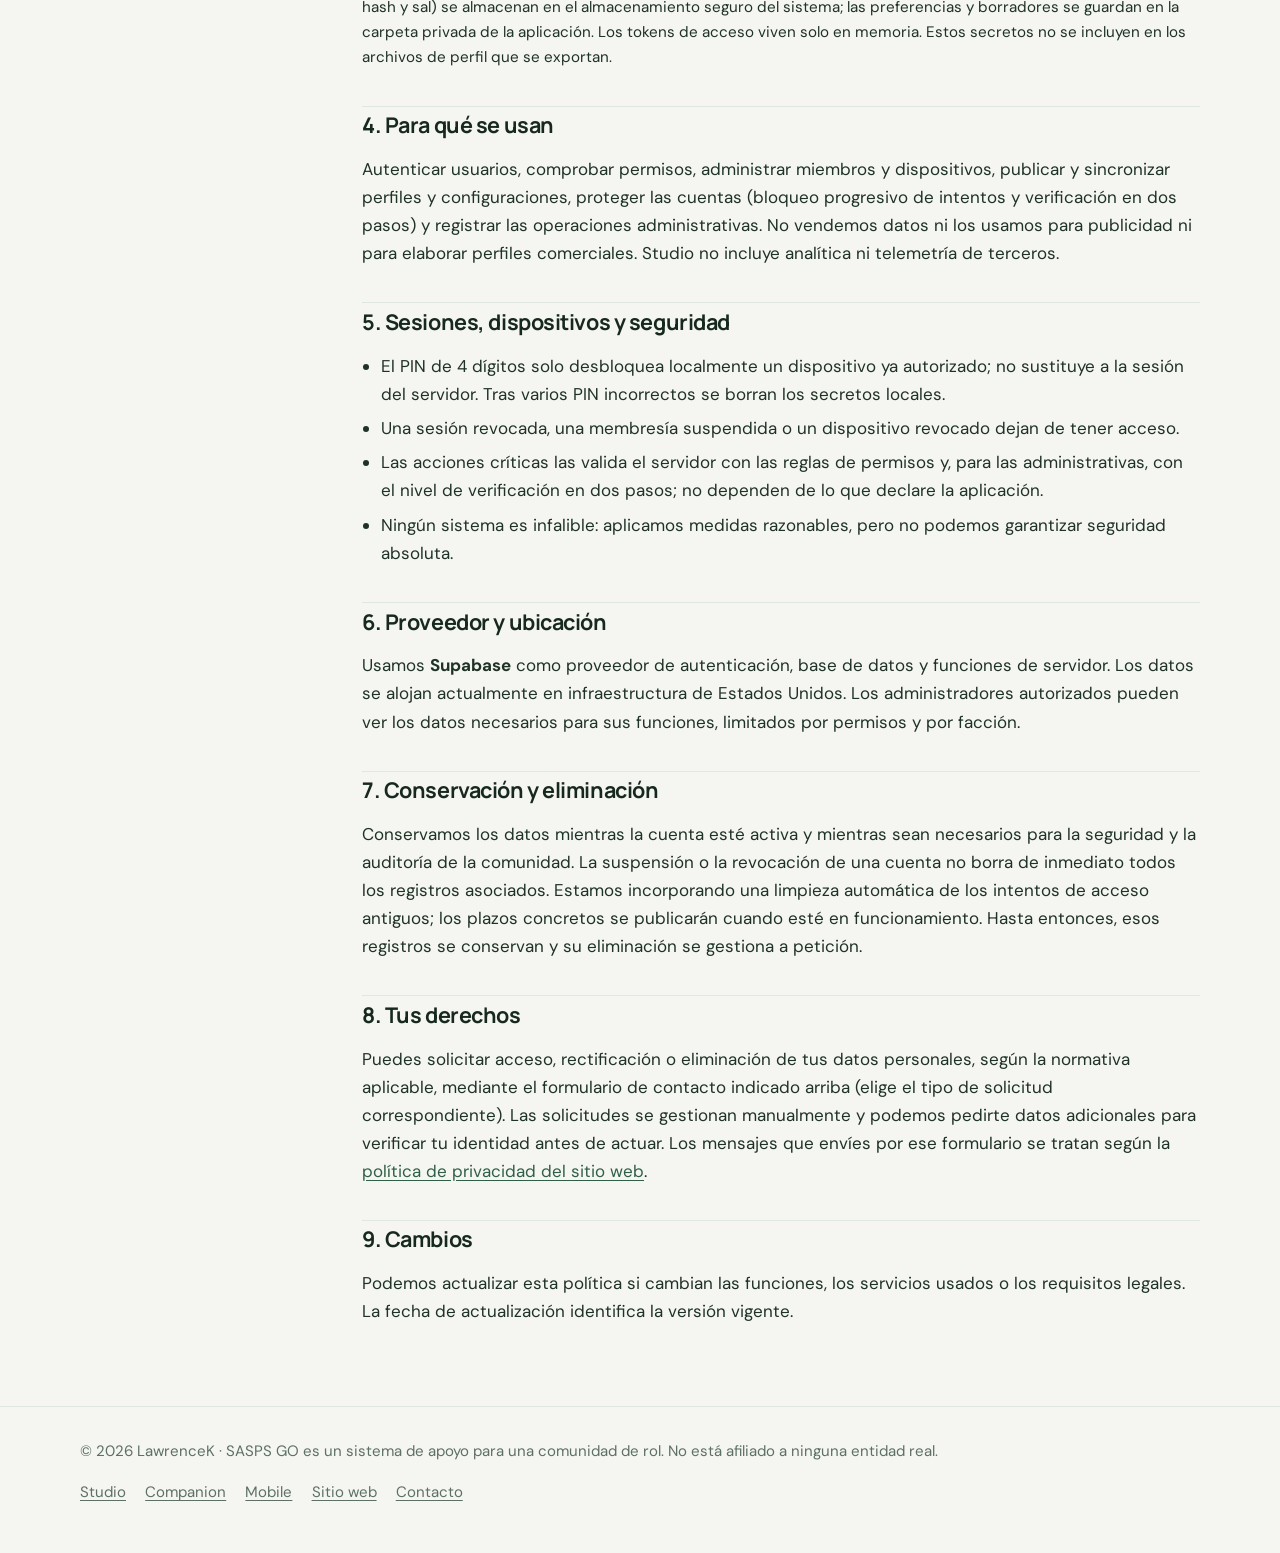
<file: privacidad/studio/index.html>
<!doctype html>
<html lang="es">
<head>
<meta charset="utf-8">
<meta name="viewport" content="width=device-width, initial-scale=1">
<title>Política de privacidad — SASPS GO Studio — SASPS GO</title>
<meta name="description" content="Política de privacidad — SASPS GO Studio">
<meta name="color-scheme" content="dark light">
<meta http-equiv="Content-Security-Policy" content="default-src 'self'; script-src 'self'; style-src 'self' 'unsafe-inline'; img-src 'self' data:; font-src 'self'; connect-src https://formspree.io; base-uri 'none'; form-action 'none'">
<meta name="theme-color" content="#0b1511">
<link rel="icon" href="../../assets/emblem.png" type="image/png">
<link rel="stylesheet" href="../../assets/style.css">
<link rel="preload" href="../../assets/fonts/Manrope.ttf" as="font" type="font/ttf" crossorigin>
</head>
<body>
<a class="skip" href="#main">Saltar al contenido</a>
<header class="site-header"><div class="wrap">
  <a class="brand" href="../../"><img src="../../assets/emblem.png" alt="" width="38" height="38"><span><small>State Park's Services</small>SASPS GO</span></a>
  <nav class="nav" aria-label="Principal"><a href="../../privacidad/" aria-current="page">Privacidad</a><a href="../../#contacto">Contacto</a></nav>
</div></header>
<main id="main">
<div class="wrap doc">
  <nav class="doc-nav" aria-label="Políticas"><h2>Políticas</h2><a href="../studio/" aria-current="page">Studio</a><a href="../companion/">Companion</a><a href="../mobile/">Mobile</a><a href="../sitio/">Sitio web y formulario</a></nav>
  <article class="doc-body">
    <p class="crumbs"><a href="../../">Inicio</a> / <a href="../">Privacidad</a> / Studio</p>
    <h1>Política de privacidad — SASPS GO Studio</h1>
    <p class="updated">Última actualización: <time datetime="2026-11-25">25 de noviembre de 2026</time></p>
    <nav class="doc-tabs" aria-label="Otras políticas"><a href="../studio/" aria-current="page">Studio</a><a href="../companion/">Companion</a><a href="../mobile/">Mobile</a><a href="../sitio/">Sitio web y formulario</a></nav>
    <p class="doc-meta"><strong>Editor:</strong> LawrenceK · <strong>Contacto de privacidad:</strong> formulario de contacto de la página pública de SASPS GO (<a href="../../#contacto">ir al formulario</a>)</p>
<h2>1. Qué es SASPS GO Studio</h2>
<p>SASPS GO Studio es una aplicación de escritorio para administrar SASPS GO, un sistema de apoyo a una comunidad de rol (San Andreas State Parks Service): perfiles oficiales y personales, configuraciones, miembros, permisos y dispositivos. Está pensada para propietarios y administradores autorizados de la comunidad.</p>
<p>Studio <strong>no</strong> controla FiveM, <strong>no</strong> envía pulsaciones de teclado a FiveM ni a ningún otro programa y <strong>no</strong> lee archivos de otras aplicaciones de SASPS GO. La ejecución de macros la realiza SASPS GO Companion en el equipo de cada miembro (ver su política).</p>
<h2>2. Cómo se identifica cada persona</h2>
<ul>
<li><strong>Propietarios y administradores:</strong> inician sesión con <strong>correo electrónico y contraseña</strong>. Para las funciones administrativas se exige además <strong>verificación en dos pasos (TOTP)</strong> con una aplicación autenticadora.</li>
<li><strong>Miembros:</strong> entran con su <strong>número de placa</strong> y contraseña, sin correo visible. Internamente el servicio de autenticación crea una cuenta técnica por membresía; ese identificador interno no se muestra al usuario.</li>
<li>Cada cuenta tiene un identificador único e inmutable generado por el servicio de autenticación. La placa es un atributo de la membresía, no el identificador de la cuenta.</li>
</ul>
<h2>3. Datos que se tratan</h2>
<p class="doc-meta"><strong>En el servicio de autenticación y la base de datos (Supabase):</strong></p>
<div class="table-wrap"><table><thead><tr><th>Tipo</th><th>Datos</th></tr></thead><tbody>
<tr><td>Cuenta</td><td>correo (solo propietarios/administradores), contraseña protegida por el servicio (no la vemos ni la guardamos en claro), identificador de usuario, factor TOTP (el secreto lo gestiona el servicio de autenticación)</td></tr>
<tr><td>Membresía</td><td>facción, rol, estado (activo, pendiente, suspendido, revocado), permisos, nombre visible, número de placa</td></tr>
<tr><td>Dispositivos</td><td>etiqueta, plataforma, huella del dispositivo (identificador aleatorio generado por la aplicación), fechas de alta, último uso y revocación</td></tr>
<tr><td>Configuración</td><td>perfil oficial y sus versiones, personalizaciones de cada miembro, macros propias (incluido su texto), roles, configuración de Fauna y Aviación, espacios de trabajo con su número de revisión</td></tr>
<tr><td>Seguridad</td><td>intentos de acceso por placa (placa, dirección IP, resultado y fecha) y registro de acciones administrativas (quién, qué acción, sobre qué cuenta y cuándo; <strong>no</strong> incluye el texto de las macros)</td></tr>
</tbody></table></div>
<p class="doc-meta"><strong>En el equipo donde se usa Studio:</strong> la sesión (token de renovación) y el código PIN de desbloqueo (guardado con hash y sal) se almacenan en el almacenamiento seguro del sistema; las preferencias y borradores se guardan en la carpeta privada de la aplicación. Los tokens de acceso viven solo en memoria. Estos secretos no se incluyen en los archivos de perfil que se exportan.</p>
<h2>4. Para qué se usan</h2>
<p>Autenticar usuarios, comprobar permisos, administrar miembros y dispositivos, publicar y sincronizar perfiles y configuraciones, proteger las cuentas (bloqueo progresivo de intentos y verificación en dos pasos) y registrar las operaciones administrativas. No vendemos datos ni los usamos para publicidad ni para elaborar perfiles comerciales. Studio no incluye analítica ni telemetría de terceros.</p>
<h2>5. Sesiones, dispositivos y seguridad</h2>
<ul>
<li>El PIN de 4 dígitos solo desbloquea localmente un dispositivo ya autorizado; no sustituye a la sesión del servidor. Tras varios PIN incorrectos se borran los secretos locales.</li>
<li>Una sesión revocada, una membresía suspendida o un dispositivo revocado dejan de tener acceso.</li>
<li>Las acciones críticas las valida el servidor con las reglas de permisos y, para las administrativas, con el nivel de verificación en dos pasos; no dependen de lo que declare la aplicación.</li>
<li>Ningún sistema es infalible: aplicamos medidas razonables, pero no podemos garantizar seguridad absoluta.</li>
</ul>
<h2>6. Proveedor y ubicación</h2>
<p>Usamos <strong>Supabase</strong> como proveedor de autenticación, base de datos y funciones de servidor. Los datos se alojan actualmente en infraestructura de Estados Unidos. Los administradores autorizados pueden ver los datos necesarios para sus funciones, limitados por permisos y por facción.</p>
<h2>7. Conservación y eliminación</h2>
<p>Conservamos los datos mientras la cuenta esté activa y mientras sean necesarios para la seguridad y la auditoría de la comunidad. La suspensión o la revocación de una cuenta no borra de inmediato todos los registros asociados. Estamos incorporando una limpieza automática de los intentos de acceso antiguos; los plazos concretos se publicarán cuando esté en funcionamiento. Hasta entonces, esos registros se conservan y su eliminación se gestiona a petición.</p>
<h2>8. Tus derechos</h2>
<p>Puedes solicitar acceso, rectificación o eliminación de tus datos personales, según la normativa aplicable, mediante el formulario de contacto indicado arriba (elige el tipo de solicitud correspondiente). Las solicitudes se gestionan manualmente y podemos pedirte datos adicionales para verificar tu identidad antes de actuar. Los mensajes que envíes por ese formulario se tratan según la <a href="../../privacidad/sitio/">política de privacidad del sitio web</a>.</p>
<h2>9. Cambios</h2>
<p>Podemos actualizar esta política si cambian las funciones, los servicios usados o los requisitos legales. La fecha de actualización identifica la versión vigente.</p>
  </article>
</div>
</main>
<footer><div class="wrap">
  <div>© 2026 LawrenceK · SASPS GO es un sistema de apoyo para una comunidad de rol. No está afiliado a ninguna entidad real.</div>
  <nav aria-label="Pie">
    <a href="../../privacidad/studio/">Studio</a><a href="../../privacidad/companion/">Companion</a>
    <a href="../../privacidad/mobile/">Mobile</a><a href="../../privacidad/sitio/">Sitio web</a><a href="../../#contacto">Contacto</a>
  </nav>
</div></footer>
</body></html>
</file>
<file: assets/style.css>
/* SASPS GO — sitio público. Identidad: verde bosque, dorado, interfaz limpia. Tokens tomados de la app (Forest Night / Ranger Day). */
@font-face { font-family: "Manrope"; src: url("fonts/Manrope.ttf") format("truetype"); font-weight: 200 800; font-display: swap; }
@font-face { font-family: "DM Sans"; src: url("fonts/DMSans.ttf") format("truetype"); font-weight: 100 1000; font-display: swap; }

:root {
  --bg: #0b1511; --surface: #12221a; --surface2: #1a3125; --line: #284334;
  --ink: #f2f7ec; --muted: #9fb4a5; --accent: #a8d69d; --accent-ink: #0b1511; --gold: #e0bb73; --danger: #f0a392; --ok: #a8d69d;
  --hero-from: #09110e; --radius: 18px; --shadow: 0 18px 50px rgba(0, 0, 0, .35);
  --font-head: "Manrope", system-ui, -apple-system, "Segoe UI", sans-serif; --font-body: "DM Sans", system-ui, -apple-system, "Segoe UI", sans-serif;
}
@media (prefers-color-scheme: light) {
  :root:not([data-theme="dark"]) {
    --bg: #f5f6f1; --surface: #ffffff; --surface2: #ecf2eb; --line: #dfe8de;
    --ink: #17291e; --muted: #5d7064; --accent: #2f6045; --accent-ink: #ffffff; --gold: #7a5c18; --danger: #b2483b; --ok: #2f6045;
    --shadow: 0 14px 40px rgba(23, 41, 30, .10);
  }
}
:root[data-theme="light"] {
  --bg: #f5f6f1; --surface: #ffffff; --surface2: #ecf2eb; --line: #dfe8de; --ink: #17291e; --muted: #5d7064;
  --accent: #2f6045; --accent-ink: #ffffff; --gold: #7a5c18; --danger: #b2483b; --ok: #2f6045; --shadow: 0 14px 40px rgba(23, 41, 30, .10);
}

* { box-sizing: border-box; }
html { scroll-behavior: smooth; -webkit-text-size-adjust: 100%; }
body { margin: 0; background: var(--bg); color: var(--ink); font: 400 1.0625rem/1.65 var(--font-body); }
h1, h2, h3 { font-family: var(--font-head); letter-spacing: -.02em; line-height: 1.15; margin: 0; }
a { color: var(--accent); text-underline-offset: 3px; }
a:hover { color: var(--gold); }
:focus-visible { outline: 3px solid var(--gold); outline-offset: 3px; border-radius: 6px; }
.wrap { width: min(1120px, 100% - 2rem); margin-inline: auto; }
.skip { position: absolute; left: -999px; top: 0; background: var(--gold); color: #0b1511; padding: .6rem 1rem; z-index: 100; border-radius: 0 0 10px 0; }
.skip:focus { left: 0; }

/* Cabecera */
.site-header { position: sticky; top: 0; z-index: 50; background: color-mix(in srgb, var(--bg) 88%, transparent); backdrop-filter: blur(12px); border-bottom: 1px solid var(--line); }
.site-header .wrap { display: flex; flex-wrap: wrap; align-items: center; justify-content: space-between; gap: .1rem 1rem; min-height: 64px; padding-block: .3rem; }
.brand { display: flex; align-items: center; gap: .7rem; color: var(--ink); text-decoration: none; font: 800 1.05rem var(--font-head); letter-spacing: -.01em; }
.brand img { width: 38px; height: 38px; border-radius: 11px; }
.brand small { display: block; font: 700 .62rem var(--font-body); letter-spacing: .18em; color: var(--gold); text-transform: uppercase; }
.nav { display: flex; gap: .15rem; flex-wrap: wrap; justify-content: flex-end; }
.brand span { white-space: nowrap; }
@media (max-width: 480px) { .nav a { padding: .45rem .6rem; font-size: .9rem; } .brand small { letter-spacing: .1em; } }
.nav a { color: var(--ink); text-decoration: none; padding: .5rem .85rem; border-radius: 999px; font-weight: 600; font-size: .95rem; }
.nav a:hover, .nav a[aria-current="page"] { background: var(--surface2); color: var(--accent); }

/* Hero */
.hero { position: relative; isolation: isolate; color: #f2f7ec; background: var(--hero-from); overflow: hidden; }
.hero::before { content: ""; position: absolute; inset: 0; z-index: -2; background: url("scenery.svg") center / cover no-repeat; opacity: .9; }
.hero::after { content: ""; position: absolute; inset: 0; z-index: -1; background: linear-gradient(90deg, rgba(9, 17, 14, .86) 0%, rgba(9, 17, 14, .55) 55%, rgba(9, 17, 14, .15) 100%); }
.hero .wrap { padding: clamp(3.5rem, 9vw, 7rem) 0 clamp(3.5rem, 8vw, 6rem); max-width: 1120px; }
.eyebrow { display: inline-block; font: 700 .72rem var(--font-body); letter-spacing: .22em; text-transform: uppercase; color: #e0bb73; margin-bottom: 1rem; }
.hero h1 { font-size: clamp(2rem, 4.6vw, 3.4rem); font-weight: 800; max-width: 18ch; }
.hero h1 span { color: #e0bb73; }
.hero p.lead { max-width: 56ch; font-size: clamp(1.05rem, 2.1vw, 1.25rem); color: #d3e3d6; margin: 1.2rem 0 0; }
.cta { display: flex; flex-wrap: wrap; gap: .8rem; margin-top: 2rem; }
.btn { display: inline-flex; align-items: center; justify-content: center; gap: .5rem; border: 1px solid transparent; border-radius: 999px; padding: .85rem 1.5rem; font: 700 1rem var(--font-body); cursor: pointer; text-decoration: none; transition: transform .15s, background .15s, border-color .15s; }
.btn:active { transform: translateY(1px); }
.btn-primary { background: #e0bb73; color: #0b1511; }
.btn-primary:hover { background: #ecca89; color: #0b1511; }
.btn-ghost { border-color: rgba(242, 247, 236, .35); color: #f2f7ec; }
.btn-ghost:hover { border-color: #e0bb73; color: #e0bb73; }
.btn-solid { background: var(--accent); color: var(--accent-ink); }
.btn-solid:hover { background: var(--gold); color: #0b1511; }
.btn[disabled] { opacity: .55; cursor: not-allowed; }

/* Secciones */
section { padding: clamp(3rem, 7vw, 5.5rem) 0; }
.section-head { max-width: 62ch; margin-bottom: 2.2rem; }
.section-head .eyebrow { color: var(--gold); margin-bottom: .6rem; }
.section-head h2, .section-head h1 { font-size: clamp(1.7rem, 4vw, 2.4rem); }
.section-head p { color: var(--muted); margin: .8rem 0 0; }
.grid { display: grid; gap: 1.1rem; }
.grid.cols-3 { grid-template-columns: repeat(auto-fit, minmax(min(260px, 100%), 1fr)); }
.grid.cols-2 { grid-template-columns: repeat(auto-fit, minmax(min(300px, 100%), 1fr)); }
.card { background: var(--surface); border: 1px solid var(--line); border-radius: var(--radius); padding: 1.5rem; box-shadow: var(--shadow); display: flex; flex-direction: column; gap: .7rem; }
.card h3, .card h2 { font-size: 1.25rem; }
.card p { margin: 0; color: var(--muted); }
.card .tag { align-self: flex-start; font: 700 .68rem var(--font-body); letter-spacing: .14em; text-transform: uppercase; color: var(--gold); border: 1px solid color-mix(in srgb, var(--gold) 50%, transparent); border-radius: 999px; padding: .2rem .65rem; }
.card .more { margin-top: auto; padding-top: .6rem; font-weight: 700; text-decoration: none; }
.card .more::after { content: " →"; }
.band { background: var(--surface2); border-block: 1px solid var(--line); }
.points { list-style: none; margin: 0; padding: 0; display: grid; gap: 1rem; grid-template-columns: repeat(auto-fit, minmax(min(240px, 100%), 1fr)); }
.points li { padding-left: 1.9rem; position: relative; color: var(--muted); }
.points li strong { display: block; color: var(--ink); font-family: var(--font-head); }
.points li::before { content: ""; position: absolute; left: 0; top: .45rem; width: 1.05rem; height: 1.05rem; border-radius: 50%; background: var(--gold); box-shadow: inset 0 0 0 4px var(--surface2); border: 2px solid var(--gold); }

/* Formulario */
.contact { display: grid; gap: 1.5rem; grid-template-columns: 1fr; }
@media (min-width: 900px) { .contact { grid-template-columns: 1.4fr 1fr; align-items: start; } }
form.card { gap: 1.1rem; }
.field { display: flex; flex-direction: column; gap: .4rem; }
.row { display: grid; gap: 1rem; grid-template-columns: repeat(auto-fit, minmax(min(220px, 100%), 1fr)); }
label, legend { font-weight: 700; font-size: .95rem; }
label .opt { font-weight: 500; color: var(--muted); }
input[type="text"], input[type="email"], select, textarea { width: 100%; font: inherit; color: var(--ink); background: var(--bg); border: 1.5px solid var(--line); border-radius: 12px; padding: .75rem .9rem; }
textarea { min-height: 9rem; resize: vertical; }
input:focus, select:focus, textarea:focus { outline: none; border-color: var(--gold); box-shadow: 0 0 0 3px color-mix(in srgb, var(--gold) 30%, transparent); }
.field.invalid input, .field.invalid select, .field.invalid textarea { border-color: var(--danger); }
.err { color: var(--danger); font-size: .88rem; min-height: 1.1em; margin: 0; }
.hint { color: var(--muted); font-size: .86rem; margin: 0; }
.check { display: flex; gap: .7rem; align-items: flex-start; font-weight: 500; font-size: .95rem; }
.check input { width: 1.2rem; height: 1.2rem; margin-top: .25rem; accent-color: var(--accent); flex: none; }
.hp { position: absolute !important; left: -10000px !important; width: 1px; height: 1px; overflow: hidden; }
.counter { text-align: right; color: var(--muted); font-size: .82rem; }
.notice { border-radius: 14px; padding: 1rem 1.2rem; border: 1px solid var(--line); background: var(--surface2); }
.notice.warn { border-color: color-mix(in srgb, var(--gold) 60%, transparent); }
.notice.ok { border-color: color-mix(in srgb, var(--ok) 60%, transparent); }
.notice.bad { border-color: color-mix(in srgb, var(--danger) 70%, transparent); }
.notice strong { display: block; margin-bottom: .2rem; }
.side h3 { font-size: 1.1rem; }
.side ul { margin: .4rem 0 0; padding-left: 1.2rem; color: var(--muted); }
.side li { margin: .3rem 0; }
.spinner { width: 1rem; height: 1rem; border-radius: 50%; border: 2px solid currentColor; border-right-color: transparent; animation: spin .7s linear infinite; }
@keyframes spin { to { transform: rotate(360deg); } }
[hidden] { display: none !important; }

/* Políticas */
.doc { display: grid; grid-template-columns: minmax(0, 1fr); gap: 2rem; padding: clamp(2rem, 5vw, 3.5rem) 0 4rem; }
@media (min-width: 960px) { .doc { grid-template-columns: 250px minmax(0, 1fr); } }
.doc-nav { position: sticky; top: 84px; align-self: start; display: none; }
@media (min-width: 960px) { .doc-nav { display: block; } }
.doc-nav h2 { font-size: .75rem; letter-spacing: .16em; text-transform: uppercase; color: var(--gold); margin-bottom: .6rem; font-family: var(--font-body); }
.doc-nav a { display: block; padding: .4rem .7rem; border-radius: 10px; color: var(--ink); text-decoration: none; font-weight: 600; font-size: .95rem; }
.doc-nav a:hover, .doc-nav a[aria-current="page"] { background: var(--surface2); color: var(--accent); }
.doc-body { max-width: 78ch; min-width: 0; overflow-wrap: break-word; }
.doc-body h1 { font-size: clamp(1.9rem, 4.5vw, 2.7rem); margin: .3rem 0 1rem; }
.doc-body h2 { font-size: 1.35rem; margin: 2.2rem 0 .7rem; padding-top: .4rem; border-top: 1px solid var(--line); }
.doc-body p, .doc-body li { color: color-mix(in srgb, var(--ink) 88%, var(--muted)); }
.doc-body ul { padding-left: 1.2rem; }
.doc-body li { margin: .4rem 0; }
.doc-body code { background: var(--surface2); padding: .1rem .35rem; border-radius: 6px; font-size: .92em; }
.doc-meta { color: var(--muted); font-size: .95rem; }
.table-wrap { overflow-x: auto; border: 1px solid var(--line); border-radius: 14px; margin: 1rem 0; }
table { border-collapse: collapse; width: 100%; font-size: .94rem; }
th, td { text-align: left; padding: .65rem .9rem; vertical-align: top; border-bottom: 1px solid var(--line); }
th { background: var(--surface2); font-family: var(--font-head); }
tr:last-child td { border-bottom: 0; }
.crumbs { font-size: .9rem; color: var(--muted); }
.crumbs a { color: var(--muted); }

footer { border-top: 1px solid var(--line); padding: 2rem 0 3rem; color: var(--muted); font-size: .94rem; }
footer .wrap { display: flex; flex-wrap: wrap; gap: 1rem 2rem; justify-content: space-between; }
footer nav { display: flex; flex-wrap: wrap; gap: .4rem 1.2rem; }
footer a { color: var(--muted); }
@media (prefers-reduced-motion: reduce) { html { scroll-behavior: auto; } * { transition: none !important; animation-duration: .01ms !important; } }
@media print { .site-header, .doc-nav, footer, .hero { display: none; } body { background: #fff; color: #000; } }

/* Fecha de actualización y pestañas de políticas (visibles en pantallas medianas y pequeñas) */
.updated { display: inline-flex; align-items: center; gap: .5rem; margin: 0 0 1rem; padding: .35rem .8rem; border: 1px solid color-mix(in srgb, var(--gold) 55%, transparent); border-radius: 999px; font-size: .88rem; color: var(--muted); }
.updated time { color: var(--ink); font-weight: 700; }
.doc-tabs { display: flex; flex-wrap: wrap; gap: .4rem; margin: 0 0 1.2rem; }
.doc-tabs a { padding: .4rem .9rem; border: 1px solid var(--line); border-radius: 999px; text-decoration: none; color: var(--ink); font-weight: 600; font-size: .92rem; }
.doc-tabs a:hover, .doc-tabs a[aria-current="page"] { background: var(--surface2); color: var(--accent); border-color: var(--accent); }
@media (min-width: 960px) { .doc-tabs { display: none; } }
@media (max-width: 380px) { .brand small { display: none; } }
#form-notice, #form-done { margin-bottom: 1rem; }
input:disabled, select:disabled, textarea:disabled { opacity: .6; cursor: not-allowed; }
</file>
